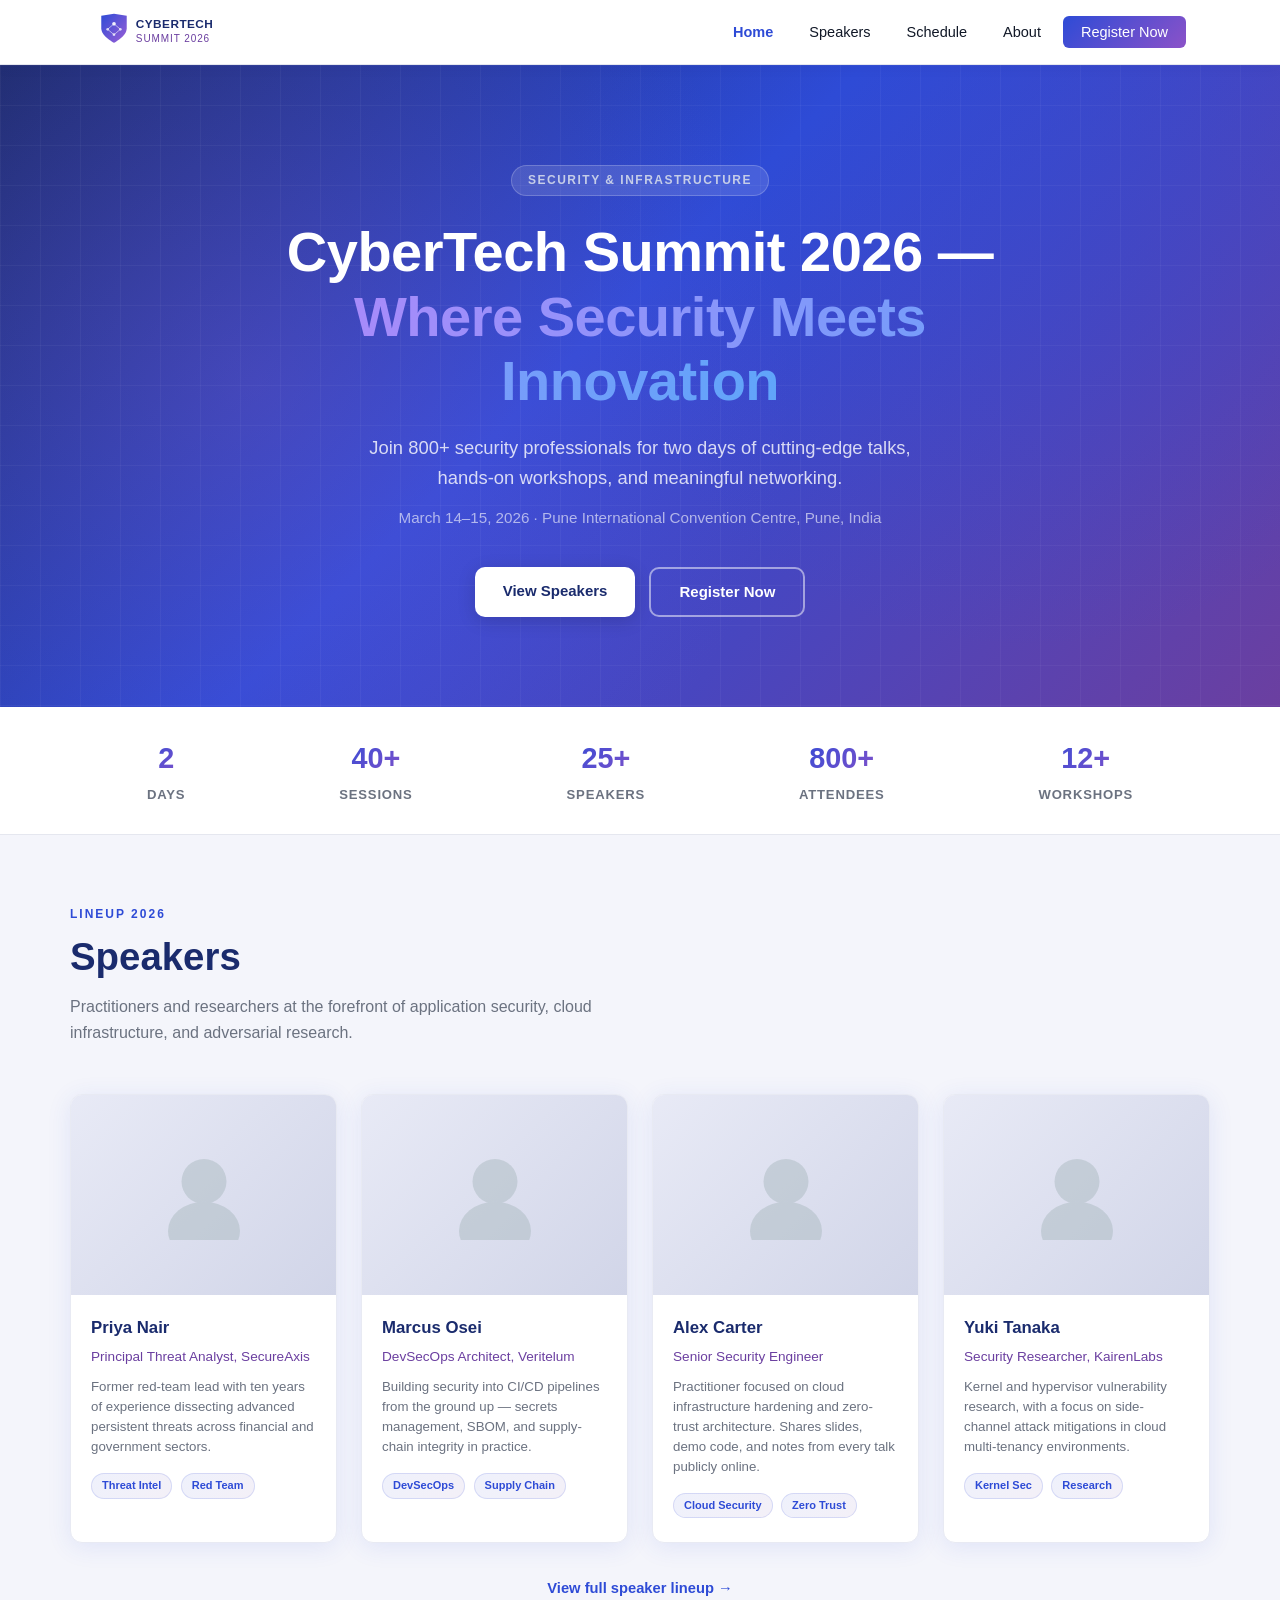
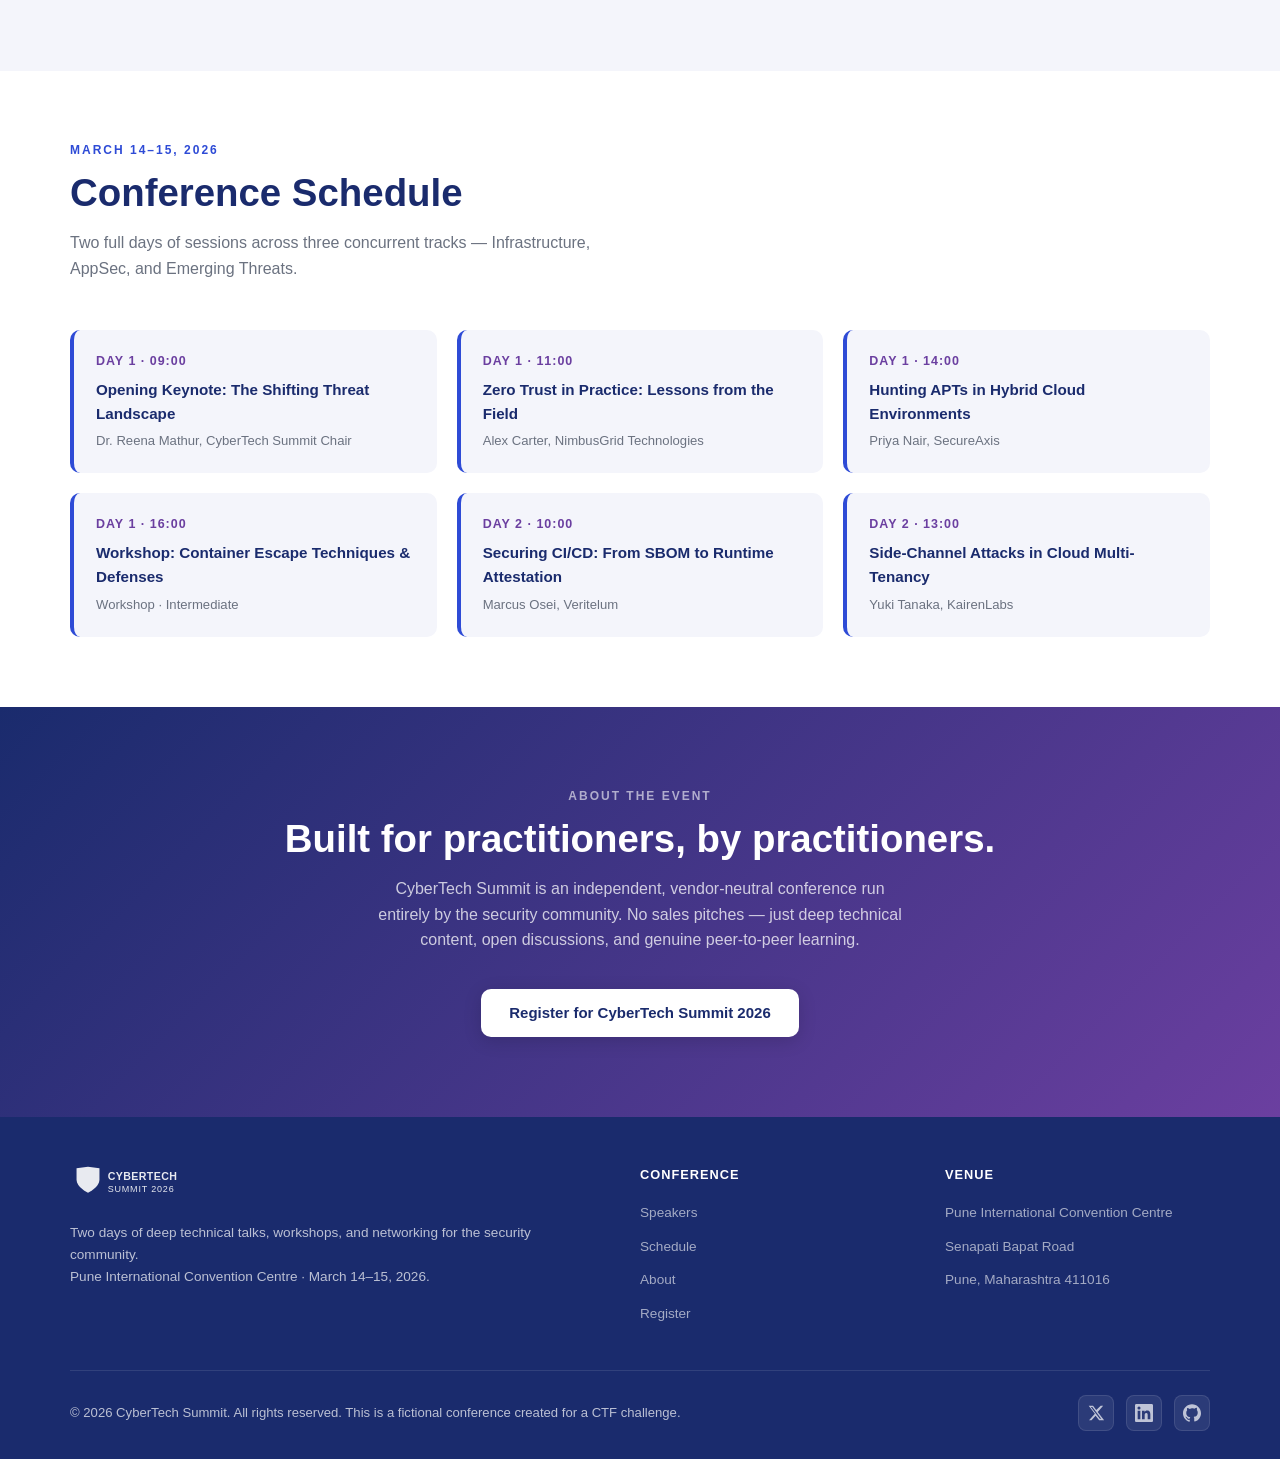
<file: index.html>
<!DOCTYPE html>
<html lang="en">
<head>
  <meta charset="UTF-8">
  <meta name="viewport" content="width=device-width, initial-scale=1.0">
  <title>CyberTech Summit 2026 — Official Conference Site</title>
  <meta name="description" content="CyberTech Summit 2026: two days of talks, workshops, and networking for security professionals.">

  <!-- Open Graph -->
  <meta property="og:type" content="website">
  <meta property="og:title" content="CyberTech Summit 2026 — Official Conference Site">
  <meta property="og:description" content="CyberTech Summit 2026: two days of talks, workshops, and networking for security professionals.">
  <meta property="og:image" content="assets/img/og-image.svg">
  <meta property="og:url" content="https://YOUR-DEPLOY-URL/">

  <!-- Twitter Card -->
  <meta name="twitter:card" content="summary_large_image">
  <meta name="twitter:title" content="CyberTech Summit 2026 — Official Conference Site">
  <meta name="twitter:description" content="CyberTech Summit 2026: two days of talks, workshops, and networking for security professionals.">
  <meta name="twitter:image" content="assets/img/og-image.svg">

  <!-- Favicon -->
  <link rel="icon" href="favicon.ico" type="image/x-icon">
  <link rel="icon" href="assets/img/favicon.svg" type="image/svg+xml">
  <link rel="apple-touch-icon" href="assets/img/favicon.svg">

  <link rel="stylesheet" href="assets/css/conference.css">
</head>
<body>

  <!-- Site refreshed for 2026 season — speaker bios pending final review -->

  <a href="#main-content" class="skip-link">Skip to main content</a>

  <!-- ============================================================
       HEADER / NAV
       ============================================================ -->
  <header class="site-header" role="banner">
    <div class="nav-inner">
      <a href="index.html" class="nav-logo" aria-label="CyberTech Summit 2026 — Home">
        <img src="assets/img/logo-cybertech-summit.svg" alt="CyberTech Summit 2026 logo" width="220" height="44">
      </a>

      <button
        class="nav-toggle"
        id="nav-toggle"
        aria-controls="nav-links"
        aria-expanded="false"
        aria-label="Open navigation"
      >
        <svg width="22" height="22" viewBox="0 0 22 22" fill="none" aria-hidden="true">
          <rect x="2" y="5" width="18" height="2" rx="1" fill="currentColor"/>
          <rect x="2" y="10" width="18" height="2" rx="1" fill="currentColor"/>
          <rect x="2" y="15" width="18" height="2" rx="1" fill="currentColor"/>
        </svg>
      </button>

      <nav aria-label="Main navigation">
        <ul class="nav-links" id="nav-links" role="list">
          <li><a href="index.html" class="active" aria-current="page">Home</a></li>
          <li><a href="speaker.html">Speakers</a></li>
          <li><a href="index.html#schedule">Schedule</a></li>
          <li><a href="index.html#about">About</a></li>
          <li><a href="index.html#register" class="nav-cta">Register Now</a></li>
        </ul>
      </nav>
    </div>
  </header>

  <!-- ============================================================
       MAIN CONTENT
       ============================================================ -->
  <main id="main-content">

    <!-- ---- HERO ---- -->
    <section class="hero" aria-labelledby="hero-heading">
      <div class="hero-inner">
        <span class="hero-badge" aria-label="Conference category">Security &amp; Infrastructure</span>
        <h1 id="hero-heading">
          CyberTech Summit 2026 —<br>
          <span>Where Security Meets Innovation</span>
        </h1>
        <p class="hero-sub">Join 800+ security professionals for two days of cutting-edge talks,<br>hands-on workshops, and meaningful networking.</p>
        <p class="hero-meta">March 14–15, 2026 · Pune International Convention Centre, Pune, India</p>
        <div class="hero-actions">
          <a href="index.html#speakers" class="btn-primary">View Speakers</a>
          <a href="index.html#register" class="btn-secondary">Register Now</a>
        </div>
      </div>
    </section>

    <!-- ---- STATS BAR ---- -->
    <div class="stats-bar" role="region" aria-label="Conference statistics">
      <div class="stats-inner">
        <div class="stat-item">
          <span class="stat-number">2</span>
          <span class="stat-label">Days</span>
        </div>
        <div class="stat-item">
          <span class="stat-number">40+</span>
          <span class="stat-label">Sessions</span>
        </div>
        <div class="stat-item">
          <span class="stat-number">25+</span>
          <span class="stat-label">Speakers</span>
        </div>
        <div class="stat-item">
          <span class="stat-number">800+</span>
          <span class="stat-label">Attendees</span>
        </div>
        <div class="stat-item">
          <span class="stat-number">12+</span>
          <span class="stat-label">Workshops</span>
        </div>
      </div>
    </div>

    <!-- ---- SPEAKERS ---- -->
    <section class="speakers-section" id="speakers" aria-labelledby="speakers-heading">
      <div class="section-inner">
        <p class="section-label">Lineup 2026</p>
        <h2 class="section-title" id="speakers-heading">Speakers</h2>
        <p class="section-desc">Practitioners and researchers at the forefront of application security, cloud infrastructure, and adversarial research.</p>

        <div class="speaker-cards" role="list">

          <!-- Speaker 1: Decorative -->
          <article class="speaker-card" role="listitem">
            <a href="speakers/priya-nair.html" aria-label="View Priya Nair speaker profile">
              <div class="speaker-avatar-placeholder" aria-hidden="true">
                <svg viewBox="0 0 80 80" fill="none" aria-hidden="true">
                  <circle cx="40" cy="28" r="20" fill="#b0bec5"/>
                  <ellipse cx="40" cy="72" rx="32" ry="26" fill="#b0bec5"/>
                </svg>
              </div>
              <div class="speaker-card-body">
                <h3 class="speaker-name">Priya Nair</h3>
                <p class="speaker-title">Principal Threat Analyst, SecureAxis</p>
                <p class="speaker-bio-snippet">Former red-team lead with ten years of experience dissecting advanced persistent threats across financial and government sectors.</p>
                <span class="speaker-tag">Threat Intel</span>
                <span class="speaker-tag">Red Team</span>
              </div>
            </a>
          </article>

          <!-- Speaker 2: Decorative -->
          <article class="speaker-card" role="listitem">
            <a href="speakers/marcus-osei.html" aria-label="View Marcus Osei speaker profile">
              <div class="speaker-avatar-placeholder" aria-hidden="true">
                <svg viewBox="0 0 80 80" fill="none" aria-hidden="true">
                  <circle cx="40" cy="28" r="20" fill="#b0bec5"/>
                  <ellipse cx="40" cy="72" rx="32" ry="26" fill="#b0bec5"/>
                </svg>
              </div>
              <div class="speaker-card-body">
                <h3 class="speaker-name">Marcus Osei</h3>
                <p class="speaker-title">DevSecOps Architect, Veritelum</p>
                <p class="speaker-bio-snippet">Building security into CI/CD pipelines from the ground up — secrets management, SBOM, and supply-chain integrity in practice.</p>
                <span class="speaker-tag">DevSecOps</span>
                <span class="speaker-tag">Supply Chain</span>
              </div>
            </a>
          </article>

          <!-- Speaker 3: Alex Carter — the trail starts here -->
          <article class="speaker-card" role="listitem">
            <a href="flyer.html" aria-label="View Alex Carter speaker profile">
              <div class="speaker-avatar-placeholder" aria-hidden="true">
                <svg viewBox="0 0 80 80" fill="none" aria-hidden="true">
                  <circle cx="40" cy="28" r="20" fill="#b0bec5"/>
                  <ellipse cx="40" cy="72" rx="32" ry="26" fill="#b0bec5"/>
                </svg>
              </div>
              <div class="speaker-card-body">
                <h3 class="speaker-name">Alex Carter</h3>
                <p class="speaker-title">Senior Security Engineer</p>
                <p class="speaker-bio-snippet">Practitioner focused on cloud infrastructure hardening and zero-trust architecture. Shares slides, demo code, and notes from every talk publicly online.</p>
                <span class="speaker-tag">Cloud Security</span>
                <span class="speaker-tag">Zero Trust</span>
              </div>
            </a>
          </article>

          <!-- Speaker 4: Decorative -->
          <article class="speaker-card" role="listitem">
            <a href="speakers/yuki-tanaka.html" aria-label="View Yuki Tanaka speaker profile">
              <div class="speaker-avatar-placeholder" aria-hidden="true">
                <svg viewBox="0 0 80 80" fill="none" aria-hidden="true">
                  <circle cx="40" cy="28" r="20" fill="#b0bec5"/>
                  <ellipse cx="40" cy="72" rx="32" ry="26" fill="#b0bec5"/>
                </svg>
              </div>
              <div class="speaker-card-body">
                <h3 class="speaker-name">Yuki Tanaka</h3>
                <p class="speaker-title">Security Researcher, KairenLabs</p>
                <p class="speaker-bio-snippet">Kernel and hypervisor vulnerability research, with a focus on side-channel attack mitigations in cloud multi-tenancy environments.</p>
                <span class="speaker-tag">Kernel Sec</span>
                <span class="speaker-tag">Research</span>
              </div>
            </a>
          </article>

        </div>

        <p style="margin-top:32px; text-align:center;">
          <a href="speaker.html" style="color:var(--blue-mid); font-weight:600; font-size:0.92rem; text-decoration:none;">
            View full speaker lineup →
          </a>
        </p>
      </div>
    </section>

    <!-- ---- SCHEDULE ---- -->
    <section class="agenda-section" id="schedule" aria-labelledby="schedule-heading">
      <div class="section-inner">
        <p class="section-label">March 14–15, 2026</p>
        <h2 class="section-title" id="schedule-heading">Conference Schedule</h2>
        <p class="section-desc">Two full days of sessions across three concurrent tracks — Infrastructure, AppSec, and Emerging Threats.</p>

        <div class="agenda-grid">
          <div class="agenda-item">
            <p class="agenda-time">Day 1 · 09:00</p>
            <p class="agenda-title">Opening Keynote: The Shifting Threat Landscape</p>
            <p class="agenda-speaker">Dr. Reena Mathur, CyberTech Summit Chair</p>
          </div>
          <div class="agenda-item">
            <p class="agenda-time">Day 1 · 11:00</p>
            <p class="agenda-title">Zero Trust in Practice: Lessons from the Field</p>
            <p class="agenda-speaker">Alex Carter, NimbusGrid Technologies</p>
          </div>
          <div class="agenda-item">
            <p class="agenda-time">Day 1 · 14:00</p>
            <p class="agenda-title">Hunting APTs in Hybrid Cloud Environments</p>
            <p class="agenda-speaker">Priya Nair, SecureAxis</p>
          </div>
          <div class="agenda-item">
            <p class="agenda-time">Day 1 · 16:00</p>
            <p class="agenda-title">Workshop: Container Escape Techniques &amp; Defenses</p>
            <p class="agenda-speaker">Workshop · Intermediate</p>
          </div>
          <div class="agenda-item">
            <p class="agenda-time">Day 2 · 10:00</p>
            <p class="agenda-title">Securing CI/CD: From SBOM to Runtime Attestation</p>
            <p class="agenda-speaker">Marcus Osei, Veritelum</p>
          </div>
          <div class="agenda-item">
            <p class="agenda-time">Day 2 · 13:00</p>
            <p class="agenda-title">Side-Channel Attacks in Cloud Multi-Tenancy</p>
            <p class="agenda-speaker">Yuki Tanaka, KairenLabs</p>
          </div>
        </div>
      </div>
    </section>

    <!-- ---- ABOUT / CTA ---- -->
    <section class="cta-section" id="about" aria-labelledby="about-heading">
      <div class="section-inner" style="text-align:center;">
        <p class="section-label" style="color:rgba(255,255,255,0.6);">About the Event</p>
        <h2 class="section-title" id="about-heading">Built for practitioners, by practitioners.</h2>
        <p class="section-desc">CyberTech Summit is an independent, vendor-neutral conference run entirely by the security community. No sales pitches — just deep technical content, open discussions, and genuine peer-to-peer learning.</p>
        <a href="index.html#register" class="btn-primary" id="register">Register for CyberTech Summit 2026</a>
      </div>
    </section>

  </main>

  <!-- ============================================================
       FOOTER
       ============================================================ -->
  <footer class="site-footer" role="contentinfo">
    <div class="footer-inner">
      <div class="footer-top">
        <div class="footer-brand">
          <img src="assets/img/logo-cybertech-summit.svg" alt="CyberTech Summit 2026" width="180" height="36">
          <p>Two days of deep technical talks, workshops, and networking for the security community.<br>
          Pune International Convention Centre · March 14–15, 2026.</p>
        </div>
        <div class="footer-col">
          <h4>Conference</h4>
          <ul>
            <li><a href="speaker.html">Speakers</a></li>
            <li><a href="index.html#schedule">Schedule</a></li>
            <li><a href="index.html#about">About</a></li>
            <li><a href="index.html#register">Register</a></li>
          </ul>
        </div>
        <div class="footer-col">
          <h4>Venue</h4>
          <ul>
            <li><a href="index.html">Pune International Convention Centre</a></li>
            <li><a href="index.html">Senapati Bapat Road</a></li>
            <li><a href="index.html">Pune, Maharashtra 411016</a></li>
          </ul>
        </div>
      </div>

      <div class="footer-bottom">
        <p class="footer-copyright">
          &copy; 2026 CyberTech Summit. All rights reserved. This is a fictional conference created for a CTF challenge.
        </p>
        <div class="footer-socials" aria-label="Social media links (decorative)">
          <!-- Twitter/X icon -->
          <span class="footer-social-icon" aria-hidden="true">
            <svg viewBox="0 0 24 24" aria-hidden="true">
              <path d="M18.244 2.25h3.308l-7.227 8.26 8.502 11.24H16.17l-4.714-6.231-5.401 6.231H2.744l7.73-8.835L2.25 2.25H8.08l4.253 5.622L18.244 2.25Zm-1.161 17.52h1.833L7.084 4.126H5.117L17.083 19.77Z"/>
            </svg>
          </span>
          <!-- LinkedIn icon -->
          <span class="footer-social-icon" aria-hidden="true">
            <svg viewBox="0 0 24 24" aria-hidden="true">
              <path d="M20.447 20.452h-3.554v-5.569c0-1.328-.027-3.037-1.852-3.037-1.853 0-2.136 1.445-2.136 2.939v5.667H9.351V9h3.414v1.561h.046c.477-.9 1.637-1.85 3.37-1.85 3.601 0 4.267 2.37 4.267 5.455v6.286zM5.337 7.433a2.062 2.062 0 0 1-2.063-2.065 2.064 2.064 0 1 1 2.063 2.065zm1.782 13.019H3.555V9h3.564v11.452zM22.225 0H1.771C.792 0 0 .774 0 1.729v20.542C0 23.227.792 24 1.771 24h20.451C23.2 24 24 23.227 24 22.271V1.729C24 .774 23.2 0 22.222 0h.003z"/>
            </svg>
          </span>
          <!-- GitHub icon -->
          <span class="footer-social-icon" aria-hidden="true">
            <svg viewBox="0 0 24 24" aria-hidden="true">
              <path d="M12 .297c-6.63 0-12 5.373-12 12 0 5.303 3.438 9.8 8.205 11.385.6.113.82-.258.82-.577 0-.285-.01-1.04-.015-2.04-3.338.724-4.042-1.61-4.042-1.61-.546-1.387-1.333-1.756-1.333-1.756-1.089-.745.083-.729.083-.729 1.205.084 1.839 1.237 1.839 1.237 1.07 1.834 2.807 1.304 3.492.997.107-.775.418-1.305.762-1.604-2.665-.305-5.467-1.334-5.467-5.931 0-1.311.469-2.381 1.236-3.221-.124-.303-.535-1.524.117-3.176 0 0 1.008-.322 3.301 1.23A11.509 11.509 0 0 1 12 5.803c1.02.005 2.047.138 3.006.404 2.291-1.552 3.297-1.23 3.297-1.23.653 1.653.242 2.874.118 3.176.77.84 1.235 1.911 1.235 3.221 0 4.609-2.807 5.624-5.479 5.921.43.372.823 1.102.823 2.222 0 1.606-.015 2.898-.015 3.293 0 .319.216.694.825.576C20.565 22.092 24 17.592 24 12.297c0-6.627-5.373-12-12-12"/>
            </svg>
          </span>
        </div>
      </div>
    </div>
  </footer>

  <script src="assets/js/main.js"></script>
</body>
</html>
</file>
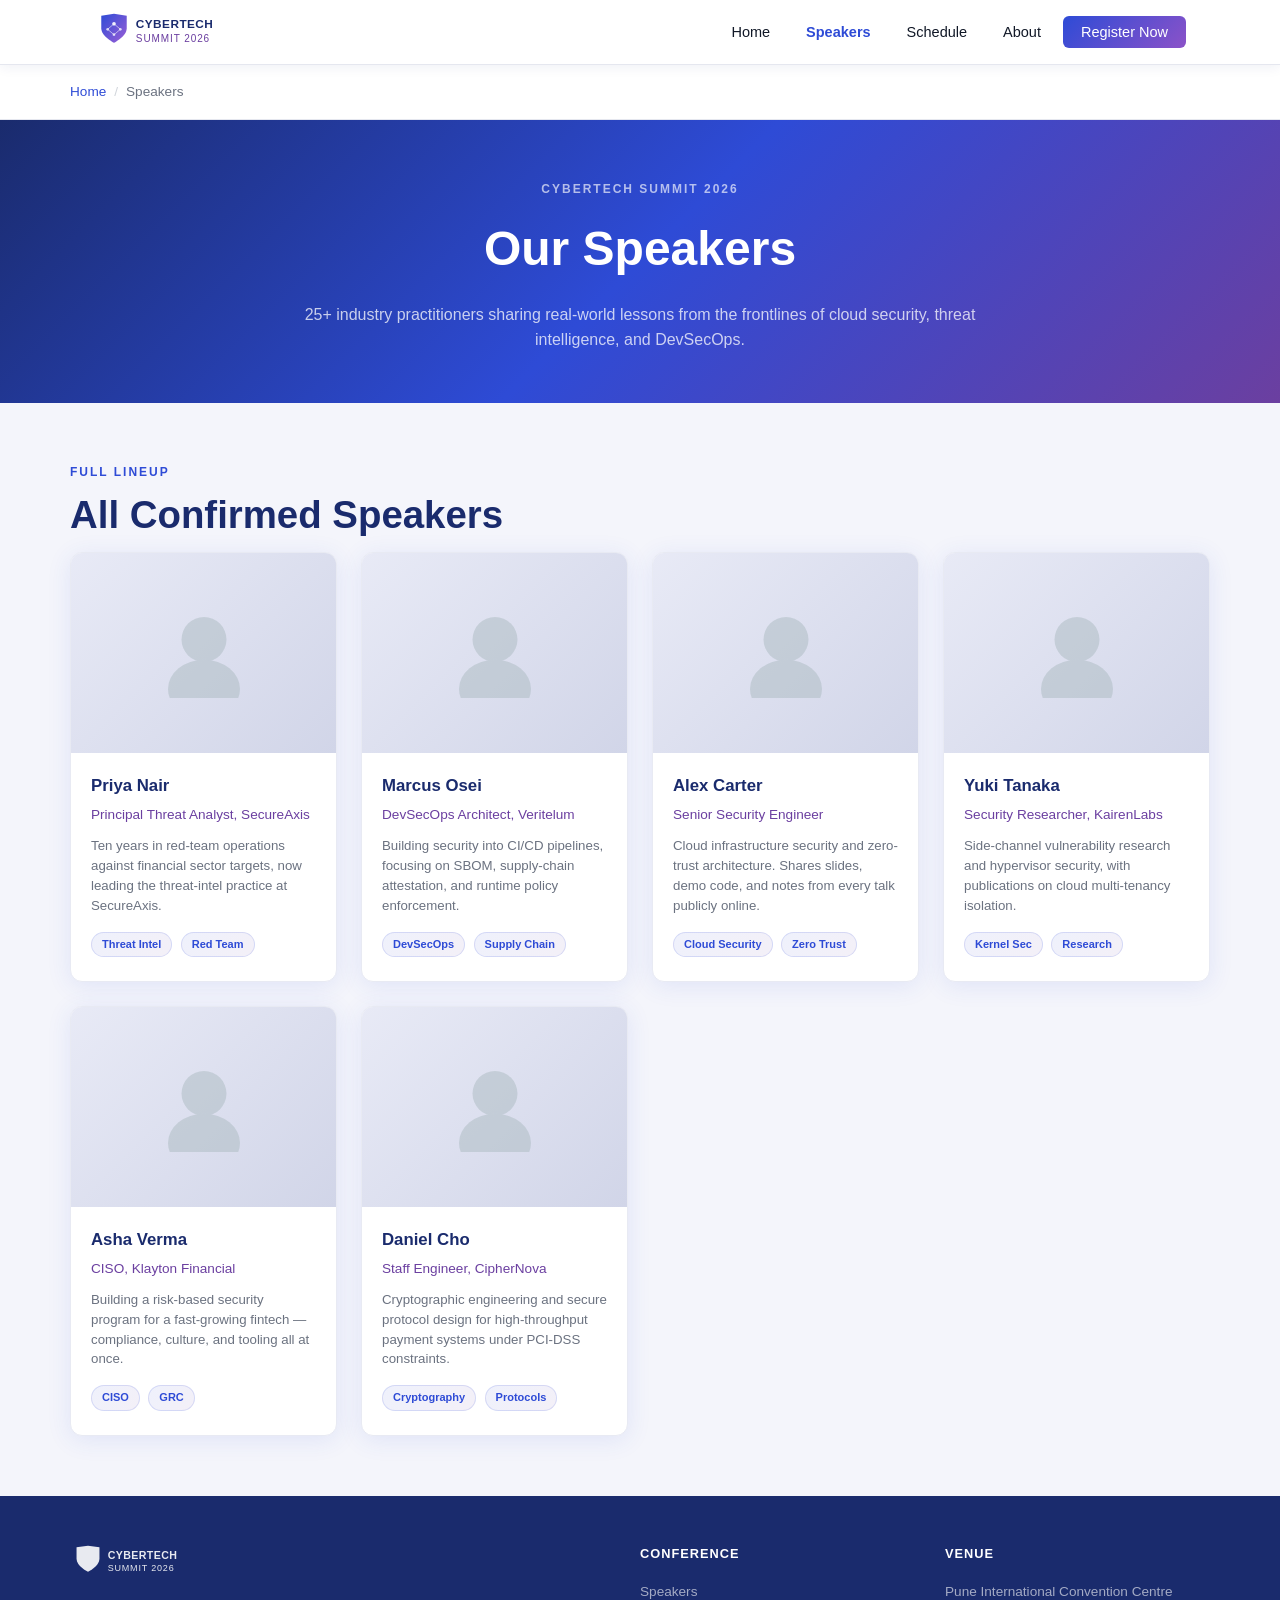
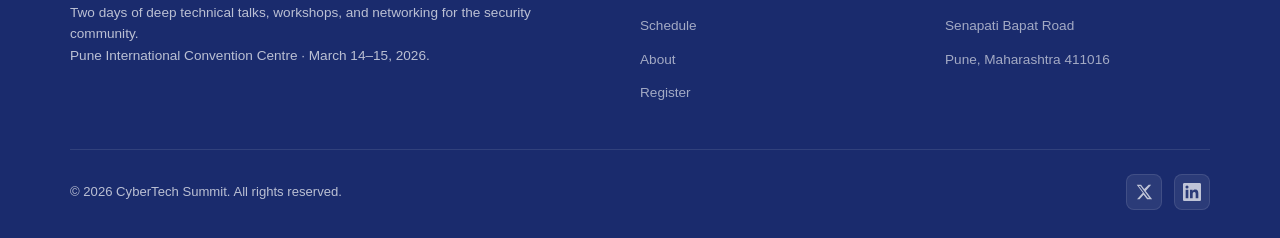
<file: speaker.html>
<!DOCTYPE html>
<html lang="en">
<head>
  <meta charset="UTF-8">
  <meta name="viewport" content="width=device-width, initial-scale=1.0">
  <title>Speakers — CyberTech Summit 2026</title>
  <meta name="description" content="Meet the speakers at CyberTech Summit 2026 — practitioners and researchers from across the security industry.">

  <!-- Open Graph -->
  <meta property="og:type" content="website">
  <meta property="og:title" content="Speakers — CyberTech Summit 2026">
  <meta property="og:description" content="Meet the speakers at CyberTech Summit 2026.">
  <meta property="og:image" content="assets/img/og-image.svg">
  <meta property="og:url" content="https://YOUR-DEPLOY-URL/speaker.html">

  <!-- Favicon -->
  <link rel="icon" href="favicon.ico" type="image/x-icon">
  <link rel="icon" href="assets/img/favicon.svg" type="image/svg+xml">

  <link rel="stylesheet" href="assets/css/conference.css">
</head>
<body>

  <a href="#main-content" class="skip-link">Skip to main content</a>

  <!-- ============================================================
       HEADER / NAV
       ============================================================ -->
  <header class="site-header" role="banner">
    <div class="nav-inner">
      <a href="index.html" class="nav-logo" aria-label="CyberTech Summit 2026 — Home">
        <img src="assets/img/logo-cybertech-summit.svg" alt="CyberTech Summit 2026 logo" width="220" height="44">
      </a>

      <button
        class="nav-toggle"
        id="nav-toggle"
        aria-controls="nav-links"
        aria-expanded="false"
        aria-label="Open navigation"
      >
        <svg width="22" height="22" viewBox="0 0 22 22" fill="none" aria-hidden="true">
          <rect x="2" y="5" width="18" height="2" rx="1" fill="currentColor"/>
          <rect x="2" y="10" width="18" height="2" rx="1" fill="currentColor"/>
          <rect x="2" y="15" width="18" height="2" rx="1" fill="currentColor"/>
        </svg>
      </button>

      <nav aria-label="Main navigation">
        <ul class="nav-links" id="nav-links" role="list">
          <li><a href="index.html">Home</a></li>
          <li><a href="speaker.html" class="active" aria-current="page">Speakers</a></li>
          <li><a href="index.html#schedule">Schedule</a></li>
          <li><a href="index.html#about">About</a></li>
          <li><a href="index.html#register" class="nav-cta">Register Now</a></li>
        </ul>
      </nav>
    </div>
  </header>

  <!-- ============================================================
       BREADCRUMB
       ============================================================ -->
  <nav class="breadcrumb" aria-label="Breadcrumb">
    <div class="breadcrumb-inner">
      <a href="index.html">Home</a>
      <span class="breadcrumb-sep" aria-hidden="true">/</span>
      <span aria-current="page">Speakers</span>
    </div>
  </nav>

  <!-- ============================================================
       MAIN CONTENT
       ============================================================ -->
  <main id="main-content">

    <!-- Hero banner for speakers page -->
    <section
      style="background:linear-gradient(135deg,#1a2b6d,#2e4bd6,#6b3fa0);color:#fff;padding:60px 24px 50px;text-align:center;"
      aria-labelledby="speakers-page-heading"
    >
      <div style="max-width:700px;margin:0 auto;">
        <p style="font-size:12px;font-weight:700;letter-spacing:2px;text-transform:uppercase;color:rgba(255,255,255,0.65);margin-bottom:12px;">CyberTech Summit 2026</p>
        <h1 id="speakers-page-heading" style="font-size:clamp(1.8rem,4vw,3rem);font-weight:800;margin-bottom:14px;">Our Speakers</h1>
        <p style="color:rgba(255,255,255,0.75);font-size:1rem;">25+ industry practitioners sharing real-world lessons from the frontlines of cloud security, threat intelligence, and DevSecOps.</p>
      </div>
    </section>

    <!-- Speaker grid -->
    <section style="padding:60px 24px;" aria-labelledby="lineup-heading">
      <div class="section-inner">
        <p class="section-label">Full Lineup</p>
        <h2 class="section-title" id="lineup-heading">All Confirmed Speakers</h2>

        <div class="speaker-cards" role="list">

          <!-- Priya Nair -->
          <article class="speaker-card" role="listitem">
            <a href="speakers/priya-nair.html" aria-label="View Priya Nair speaker profile">
              <div class="speaker-avatar-placeholder" aria-hidden="true">
                <svg viewBox="0 0 80 80" fill="none" aria-hidden="true">
                  <circle cx="40" cy="28" r="20" fill="#b0bec5"/>
                  <ellipse cx="40" cy="72" rx="32" ry="26" fill="#b0bec5"/>
                </svg>
              </div>
              <div class="speaker-card-body">
                <h3 class="speaker-name">Priya Nair</h3>
                <p class="speaker-title">Principal Threat Analyst, SecureAxis</p>
                <p class="speaker-bio-snippet">Ten years in red-team operations against financial sector targets, now leading the threat-intel practice at SecureAxis.</p>
                <span class="speaker-tag">Threat Intel</span>
                <span class="speaker-tag">Red Team</span>
              </div>
            </a>
          </article>

          <!-- Marcus Osei -->
          <article class="speaker-card" role="listitem">
            <a href="speakers/marcus-osei.html" aria-label="View Marcus Osei speaker profile">
              <div class="speaker-avatar-placeholder" aria-hidden="true">
                <svg viewBox="0 0 80 80" fill="none" aria-hidden="true">
                  <circle cx="40" cy="28" r="20" fill="#b0bec5"/>
                  <ellipse cx="40" cy="72" rx="32" ry="26" fill="#b0bec5"/>
                </svg>
              </div>
              <div class="speaker-card-body">
                <h3 class="speaker-name">Marcus Osei</h3>
                <p class="speaker-title">DevSecOps Architect, Veritelum</p>
                <p class="speaker-bio-snippet">Building security into CI/CD pipelines, focusing on SBOM, supply-chain attestation, and runtime policy enforcement.</p>
                <span class="speaker-tag">DevSecOps</span>
                <span class="speaker-tag">Supply Chain</span>
              </div>
            </a>
          </article>

          <!-- Alex Carter — links to flyer.html -->
          <article class="speaker-card" role="listitem">
            <a href="flyer.html" aria-label="View Alex Carter speaker profile and talk details">
              <div class="speaker-avatar-placeholder" aria-hidden="true">
                <svg viewBox="0 0 80 80" fill="none" aria-hidden="true">
                  <circle cx="40" cy="28" r="20" fill="#b0bec5"/>
                  <ellipse cx="40" cy="72" rx="32" ry="26" fill="#b0bec5"/>
                </svg>
              </div>
              <div class="speaker-card-body">
                <h3 class="speaker-name">Alex Carter</h3>
                <p class="speaker-title">Senior Security Engineer</p>
                <p class="speaker-bio-snippet">Cloud infrastructure security and zero-trust architecture. Shares slides, demo code, and notes from every talk publicly online.</p>
                <span class="speaker-tag">Cloud Security</span>
                <span class="speaker-tag">Zero Trust</span>
              </div>
            </a>
          </article>

          <!-- Yuki Tanaka -->
          <article class="speaker-card" role="listitem">
            <a href="speakers/yuki-tanaka.html" aria-label="View Yuki Tanaka speaker profile">
              <div class="speaker-avatar-placeholder" aria-hidden="true">
                <svg viewBox="0 0 80 80" fill="none" aria-hidden="true">
                  <circle cx="40" cy="28" r="20" fill="#b0bec5"/>
                  <ellipse cx="40" cy="72" rx="32" ry="26" fill="#b0bec5"/>
                </svg>
              </div>
              <div class="speaker-card-body">
                <h3 class="speaker-name">Yuki Tanaka</h3>
                <p class="speaker-title">Security Researcher, KairenLabs</p>
                <p class="speaker-bio-snippet">Side-channel vulnerability research and hypervisor security, with publications on cloud multi-tenancy isolation.</p>
                <span class="speaker-tag">Kernel Sec</span>
                <span class="speaker-tag">Research</span>
              </div>
            </a>
          </article>

          <!-- Asha Verma -->
          <article class="speaker-card" role="listitem">
            <a href="speakers/asha-verma.html" aria-label="View Asha Verma speaker profile">
              <div class="speaker-avatar-placeholder" aria-hidden="true">
                <svg viewBox="0 0 80 80" fill="none" aria-hidden="true">
                  <circle cx="40" cy="28" r="20" fill="#b0bec5"/>
                  <ellipse cx="40" cy="72" rx="32" ry="26" fill="#b0bec5"/>
                </svg>
              </div>
              <div class="speaker-card-body">
                <h3 class="speaker-name">Asha Verma</h3>
                <p class="speaker-title">CISO, Klayton Financial</p>
                <p class="speaker-bio-snippet">Building a risk-based security program for a fast-growing fintech — compliance, culture, and tooling all at once.</p>
                <span class="speaker-tag">CISO</span>
                <span class="speaker-tag">GRC</span>
              </div>
            </a>
          </article>

          <!-- Daniel Cho -->
          <article class="speaker-card" role="listitem">
            <a href="speakers/daniel-cho.html" aria-label="View Daniel Cho speaker profile">
              <div class="speaker-avatar-placeholder" aria-hidden="true">
                <svg viewBox="0 0 80 80" fill="none" aria-hidden="true">
                  <circle cx="40" cy="28" r="20" fill="#b0bec5"/>
                  <ellipse cx="40" cy="72" rx="32" ry="26" fill="#b0bec5"/>
                </svg>
              </div>
              <div class="speaker-card-body">
                <h3 class="speaker-name">Daniel Cho</h3>
                <p class="speaker-title">Staff Engineer, CipherNova</p>
                <p class="speaker-bio-snippet">Cryptographic engineering and secure protocol design for high-throughput payment systems under PCI-DSS constraints.</p>
                <span class="speaker-tag">Cryptography</span>
                <span class="speaker-tag">Protocols</span>
              </div>
            </a>
          </article>

        </div>
      </div>
    </section>

  </main>

  <!-- ============================================================
       FOOTER
       ============================================================ -->
  <footer class="site-footer" role="contentinfo">
    <div class="footer-inner">
      <div class="footer-top">
        <div class="footer-brand">
          <img src="assets/img/logo-cybertech-summit.svg" alt="CyberTech Summit 2026" width="180" height="36">
          <p>Two days of deep technical talks, workshops, and networking for the security community.<br>
          Pune International Convention Centre · March 14–15, 2026.</p>
        </div>
        <div class="footer-col">
          <h4>Conference</h4>
          <ul>
            <li><a href="speaker.html">Speakers</a></li>
            <li><a href="index.html#schedule">Schedule</a></li>
            <li><a href="index.html#about">About</a></li>
            <li><a href="index.html#register">Register</a></li>
          </ul>
        </div>
        <div class="footer-col">
          <h4>Venue</h4>
          <ul>
            <li><a href="index.html">Pune International Convention Centre</a></li>
            <li><a href="index.html">Senapati Bapat Road</a></li>
            <li><a href="index.html">Pune, Maharashtra 411016</a></li>
          </ul>
        </div>
      </div>
      <div class="footer-bottom">
        <p class="footer-copyright">&copy; 2026 CyberTech Summit. All rights reserved.</p>
        <div class="footer-socials" aria-hidden="true">
          <span class="footer-social-icon"><svg viewBox="0 0 24 24" aria-hidden="true"><path d="M18.244 2.25h3.308l-7.227 8.26 8.502 11.24H16.17l-4.714-6.231-5.401 6.231H2.744l7.73-8.835L2.25 2.25H8.08l4.253 5.622L18.244 2.25Zm-1.161 17.52h1.833L7.084 4.126H5.117L17.083 19.77Z"/></svg></span>
          <span class="footer-social-icon"><svg viewBox="0 0 24 24" aria-hidden="true"><path d="M20.447 20.452h-3.554v-5.569c0-1.328-.027-3.037-1.852-3.037-1.853 0-2.136 1.445-2.136 2.939v5.667H9.351V9h3.414v1.561h.046c.477-.9 1.637-1.85 3.37-1.85 3.601 0 4.267 2.37 4.267 5.455v6.286zM5.337 7.433a2.062 2.062 0 0 1-2.063-2.065 2.064 2.064 0 1 1 2.063 2.065zm1.782 13.019H3.555V9h3.564v11.452zM22.225 0H1.771C.792 0 0 .774 0 1.729v20.542C0 23.227.792 24 1.771 24h20.451C23.2 24 24 23.227 24 22.271V1.729C24 .774 23.2 0 22.222 0h.003z"/></svg></span>
        </div>
      </div>
    </div>
  </footer>

  <script src="assets/js/main.js"></script>
</body>
</html>
</file>
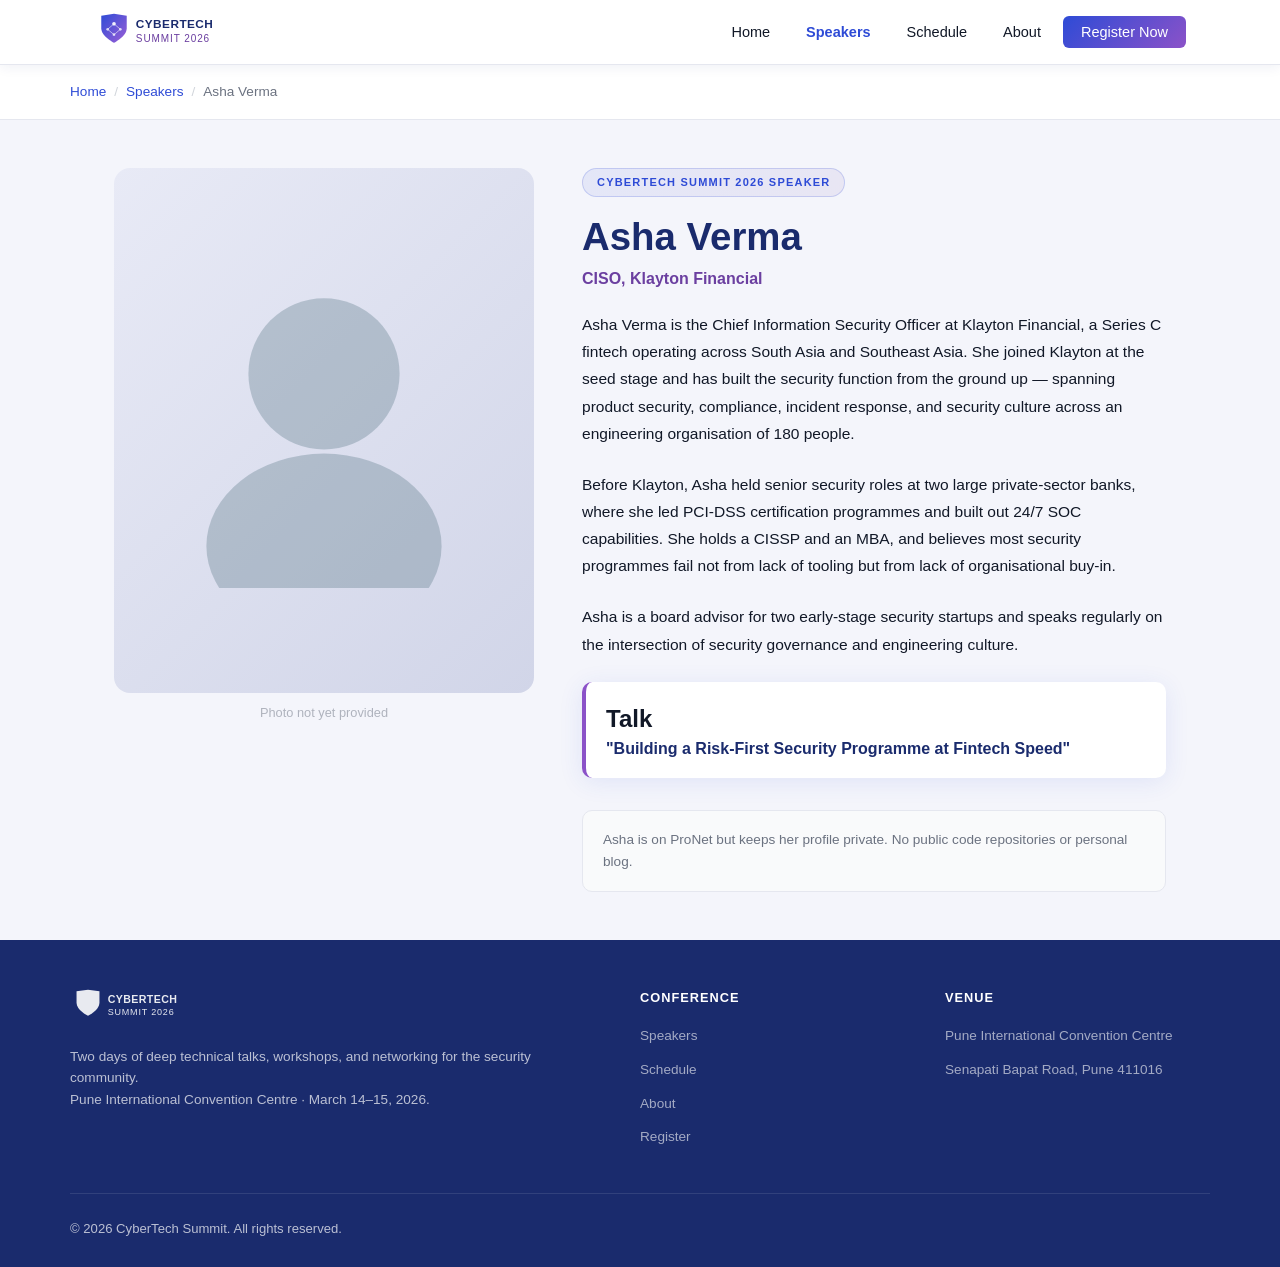
<file: speakers/asha-verma.html>
<!DOCTYPE html>
<html lang="en">
<head>
  <meta charset="UTF-8">
  <meta name="viewport" content="width=device-width, initial-scale=1.0">
  <title>Asha Verma — CyberTech Summit 2026 Speaker</title>
  <meta name="description" content="Asha Verma speaks at CyberTech Summit 2026. CISO at Klayton Financial.">
  <link rel="icon" href="../assets/img/favicon.svg" type="image/svg+xml">
  <link rel="stylesheet" href="../assets/css/conference.css">
</head>
<body>

  <a href="#main-content" class="skip-link">Skip to main content</a>

  <header class="site-header" role="banner">
    <div class="nav-inner">
      <a href="../index.html" class="nav-logo" aria-label="CyberTech Summit 2026 — Home">
        <img src="../assets/img/logo-cybertech-summit.svg" alt="CyberTech Summit 2026 logo" width="220" height="44">
      </a>
      <button class="nav-toggle" id="nav-toggle" aria-controls="nav-links" aria-expanded="false" aria-label="Open navigation">
        <svg width="22" height="22" viewBox="0 0 22 22" fill="none" aria-hidden="true">
          <rect x="2" y="5" width="18" height="2" rx="1" fill="currentColor"/>
          <rect x="2" y="10" width="18" height="2" rx="1" fill="currentColor"/>
          <rect x="2" y="15" width="18" height="2" rx="1" fill="currentColor"/>
        </svg>
      </button>
      <nav aria-label="Main navigation">
        <ul class="nav-links" id="nav-links" role="list">
          <li><a href="../index.html">Home</a></li>
          <li><a href="../speaker.html" class="active" aria-current="page">Speakers</a></li>
          <li><a href="../index.html#schedule">Schedule</a></li>
          <li><a href="../index.html#about">About</a></li>
          <li><a href="../index.html#register" class="nav-cta">Register Now</a></li>
        </ul>
      </nav>
    </div>
  </header>

  <nav class="breadcrumb" aria-label="Breadcrumb">
    <div class="breadcrumb-inner">
      <a href="../index.html">Home</a>
      <span class="breadcrumb-sep" aria-hidden="true">/</span>
      <a href="../speaker.html">Speakers</a>
      <span class="breadcrumb-sep" aria-hidden="true">/</span>
      <span aria-current="page">Asha Verma</span>
    </div>
  </nav>

  <main id="main-content">
    <div class="bio-section">

      <div class="bio-photo-wrap">
        <div style="width:100%;border-radius:16px;overflow:hidden;background:linear-gradient(135deg,#e8eaf6,#d1d5e8);aspect-ratio:4/5;display:flex;align-items:center;justify-content:center;">
          <svg viewBox="0 0 120 150" fill="none" style="width:60%;opacity:0.35;">
            <circle cx="60" cy="48" r="36" fill="#607d8b"/>
            <ellipse cx="60" cy="130" rx="56" ry="44" fill="#607d8b"/>
          </svg>
        </div>
        <p class="photo-zoom-hint" style="opacity:0.5;">Photo not yet provided</p>
      </div>

      <div class="bio-content">
        <span class="bio-talk-badge">CyberTech Summit 2026 Speaker</span>
        <h1 class="bio-name">Asha Verma</h1>
        <p class="bio-role">CISO, Klayton Financial</p>

        <p class="bio-text">
          Asha Verma is the Chief Information Security Officer at Klayton Financial, a Series C fintech
          operating across South Asia and Southeast Asia. She joined Klayton at the seed stage and has
          built the security function from the ground up — spanning product security, compliance, incident
          response, and security culture across an engineering organisation of 180 people.
        </p>
        <p class="bio-text">
          Before Klayton, Asha held senior security roles at two large private-sector banks, where she
          led PCI-DSS certification programmes and built out 24/7 SOC capabilities. She holds a CISSP
          and an MBA, and believes most security programmes fail not from lack of tooling but from lack
          of organisational buy-in.
        </p>
        <p class="bio-text">
          Asha is a board advisor for two early-stage security startups and speaks regularly on the
          intersection of security governance and engineering culture.
        </p>

        <div class="bio-talk-title" role="region" aria-label="Talk details">
          <h2>Talk</h2>
          <p>"Building a Risk-First Security Programme at Fintech Speed"</p>
        </div>

        <div style="margin-top:20px;background:#f9fafb;border:1px solid #e5e7ef;border-radius:10px;padding:18px 20px;">
          <p style="font-size:0.85rem;color:#6b7280;line-height:1.6;">
            Asha is on ProNet but keeps her profile private. No public code repositories or personal blog.
          </p>
        </div>
      </div>
    </div>
  </main>

  <footer class="site-footer" role="contentinfo">
    <div class="footer-inner">
      <div class="footer-top">
        <div class="footer-brand">
          <img src="../assets/img/logo-cybertech-summit.svg" alt="CyberTech Summit 2026" width="180" height="36">
          <p>Two days of deep technical talks, workshops, and networking for the security community.<br>
          Pune International Convention Centre · March 14–15, 2026.</p>
        </div>
        <div class="footer-col">
          <h4>Conference</h4>
          <ul>
            <li><a href="../speaker.html">Speakers</a></li>
            <li><a href="../index.html#schedule">Schedule</a></li>
            <li><a href="../index.html#about">About</a></li>
            <li><a href="../index.html#register">Register</a></li>
          </ul>
        </div>
        <div class="footer-col">
          <h4>Venue</h4>
          <ul>
            <li><a href="../index.html">Pune International Convention Centre</a></li>
            <li><a href="../index.html">Senapati Bapat Road, Pune 411016</a></li>
          </ul>
        </div>
      </div>
      <div class="footer-bottom">
        <p class="footer-copyright">&copy; 2026 CyberTech Summit. All rights reserved.</p>
      </div>
    </div>
  </footer>

  <script src="../assets/js/main.js"></script>
</body>
</html>
</file>
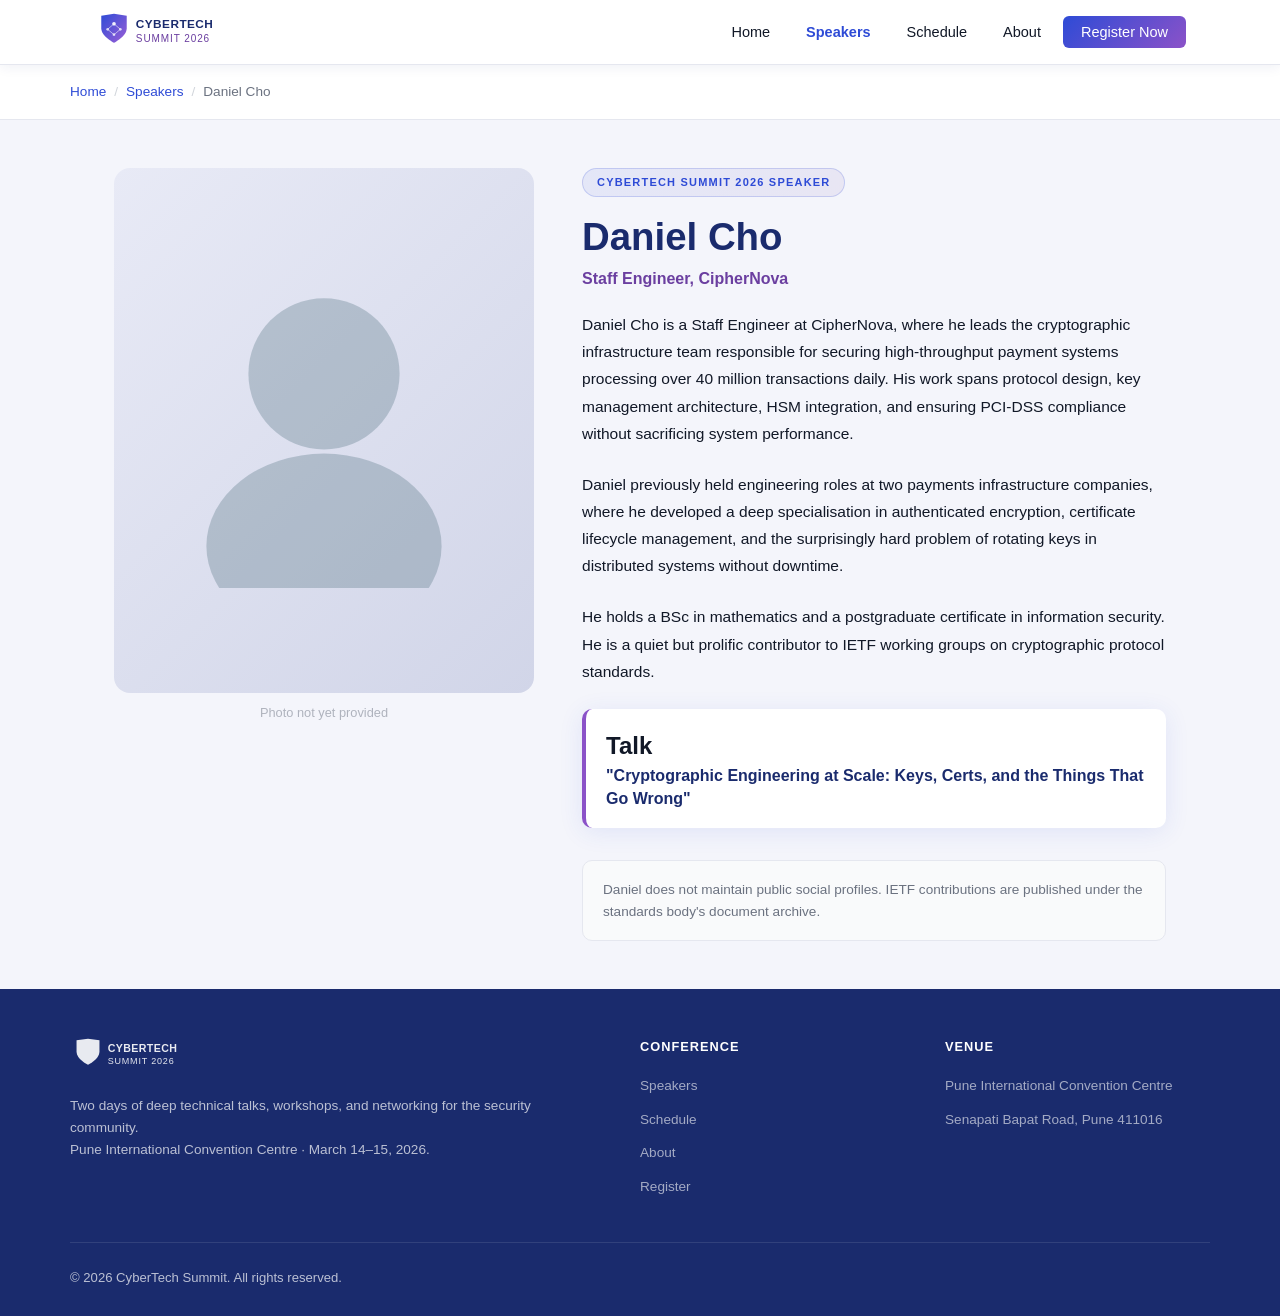
<file: speakers/daniel-cho.html>
<!DOCTYPE html>
<html lang="en">
<head>
  <meta charset="UTF-8">
  <meta name="viewport" content="width=device-width, initial-scale=1.0">
  <title>Daniel Cho — CyberTech Summit 2026 Speaker</title>
  <meta name="description" content="Daniel Cho speaks at CyberTech Summit 2026. Staff Engineer at CipherNova.">
  <link rel="icon" href="../assets/img/favicon.svg" type="image/svg+xml">
  <link rel="stylesheet" href="../assets/css/conference.css">
</head>
<body>

  <a href="#main-content" class="skip-link">Skip to main content</a>

  <header class="site-header" role="banner">
    <div class="nav-inner">
      <a href="../index.html" class="nav-logo" aria-label="CyberTech Summit 2026 — Home">
        <img src="../assets/img/logo-cybertech-summit.svg" alt="CyberTech Summit 2026 logo" width="220" height="44">
      </a>
      <button class="nav-toggle" id="nav-toggle" aria-controls="nav-links" aria-expanded="false" aria-label="Open navigation">
        <svg width="22" height="22" viewBox="0 0 22 22" fill="none" aria-hidden="true">
          <rect x="2" y="5" width="18" height="2" rx="1" fill="currentColor"/>
          <rect x="2" y="10" width="18" height="2" rx="1" fill="currentColor"/>
          <rect x="2" y="15" width="18" height="2" rx="1" fill="currentColor"/>
        </svg>
      </button>
      <nav aria-label="Main navigation">
        <ul class="nav-links" id="nav-links" role="list">
          <li><a href="../index.html">Home</a></li>
          <li><a href="../speaker.html" class="active" aria-current="page">Speakers</a></li>
          <li><a href="../index.html#schedule">Schedule</a></li>
          <li><a href="../index.html#about">About</a></li>
          <li><a href="../index.html#register" class="nav-cta">Register Now</a></li>
        </ul>
      </nav>
    </div>
  </header>

  <nav class="breadcrumb" aria-label="Breadcrumb">
    <div class="breadcrumb-inner">
      <a href="../index.html">Home</a>
      <span class="breadcrumb-sep" aria-hidden="true">/</span>
      <a href="../speaker.html">Speakers</a>
      <span class="breadcrumb-sep" aria-hidden="true">/</span>
      <span aria-current="page">Daniel Cho</span>
    </div>
  </nav>

  <main id="main-content">
    <div class="bio-section">

      <div class="bio-photo-wrap">
        <div style="width:100%;border-radius:16px;overflow:hidden;background:linear-gradient(135deg,#e8eaf6,#d1d5e8);aspect-ratio:4/5;display:flex;align-items:center;justify-content:center;">
          <svg viewBox="0 0 120 150" fill="none" style="width:60%;opacity:0.35;">
            <circle cx="60" cy="48" r="36" fill="#607d8b"/>
            <ellipse cx="60" cy="130" rx="56" ry="44" fill="#607d8b"/>
          </svg>
        </div>
        <p class="photo-zoom-hint" style="opacity:0.5;">Photo not yet provided</p>
      </div>

      <div class="bio-content">
        <span class="bio-talk-badge">CyberTech Summit 2026 Speaker</span>
        <h1 class="bio-name">Daniel Cho</h1>
        <p class="bio-role">Staff Engineer, CipherNova</p>

        <p class="bio-text">
          Daniel Cho is a Staff Engineer at CipherNova, where he leads the cryptographic infrastructure
          team responsible for securing high-throughput payment systems processing over 40 million
          transactions daily. His work spans protocol design, key management architecture, HSM
          integration, and ensuring PCI-DSS compliance without sacrificing system performance.
        </p>
        <p class="bio-text">
          Daniel previously held engineering roles at two payments infrastructure companies, where he
          developed a deep specialisation in authenticated encryption, certificate lifecycle management,
          and the surprisingly hard problem of rotating keys in distributed systems without downtime.
        </p>
        <p class="bio-text">
          He holds a BSc in mathematics and a postgraduate certificate in information security. He is
          a quiet but prolific contributor to IETF working groups on cryptographic protocol standards.
        </p>

        <div class="bio-talk-title" role="region" aria-label="Talk details">
          <h2>Talk</h2>
          <p>"Cryptographic Engineering at Scale: Keys, Certs, and the Things That Go Wrong"</p>
        </div>

        <div style="margin-top:20px;background:#f9fafb;border:1px solid #e5e7ef;border-radius:10px;padding:18px 20px;">
          <p style="font-size:0.85rem;color:#6b7280;line-height:1.6;">
            Daniel does not maintain public social profiles. IETF contributions are published under the
            standards body's document archive.
          </p>
        </div>
      </div>
    </div>
  </main>

  <footer class="site-footer" role="contentinfo">
    <div class="footer-inner">
      <div class="footer-top">
        <div class="footer-brand">
          <img src="../assets/img/logo-cybertech-summit.svg" alt="CyberTech Summit 2026" width="180" height="36">
          <p>Two days of deep technical talks, workshops, and networking for the security community.<br>
          Pune International Convention Centre · March 14–15, 2026.</p>
        </div>
        <div class="footer-col">
          <h4>Conference</h4>
          <ul>
            <li><a href="../speaker.html">Speakers</a></li>
            <li><a href="../index.html#schedule">Schedule</a></li>
            <li><a href="../index.html#about">About</a></li>
            <li><a href="../index.html#register">Register</a></li>
          </ul>
        </div>
        <div class="footer-col">
          <h4>Venue</h4>
          <ul>
            <li><a href="../index.html">Pune International Convention Centre</a></li>
            <li><a href="../index.html">Senapati Bapat Road, Pune 411016</a></li>
          </ul>
        </div>
      </div>
      <div class="footer-bottom">
        <p class="footer-copyright">&copy; 2026 CyberTech Summit. All rights reserved.</p>
      </div>
    </div>
  </footer>

  <script src="../assets/js/main.js"></script>
</body>
</html>
</file>
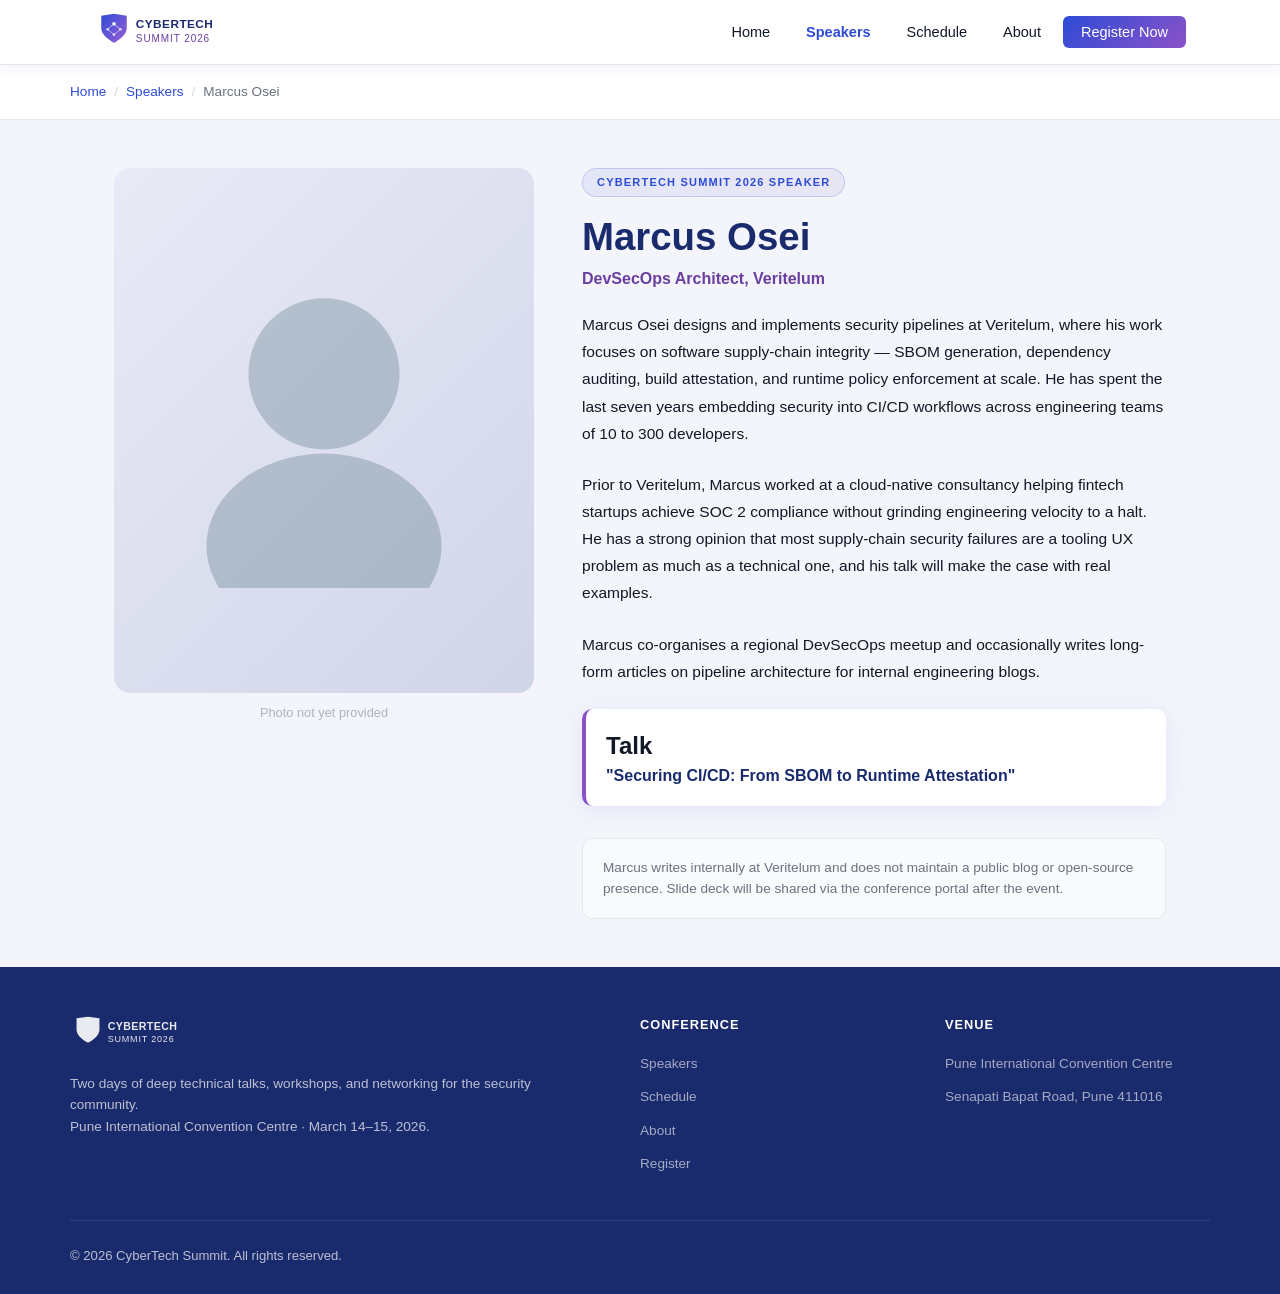
<file: speakers/marcus-osei.html>
<!DOCTYPE html>
<html lang="en">
<head>
  <meta charset="UTF-8">
  <meta name="viewport" content="width=device-width, initial-scale=1.0">
  <title>Marcus Osei — CyberTech Summit 2026 Speaker</title>
  <meta name="description" content="Marcus Osei presents 'Securing CI/CD: From SBOM to Runtime Attestation' at CyberTech Summit 2026. DevSecOps Architect at Veritelum.">
  <link rel="icon" href="../assets/img/favicon.svg" type="image/svg+xml">
  <link rel="stylesheet" href="../assets/css/conference.css">
</head>
<body>

  <a href="#main-content" class="skip-link">Skip to main content</a>

  <header class="site-header" role="banner">
    <div class="nav-inner">
      <a href="../index.html" class="nav-logo" aria-label="CyberTech Summit 2026 — Home">
        <img src="../assets/img/logo-cybertech-summit.svg" alt="CyberTech Summit 2026 logo" width="220" height="44">
      </a>
      <button class="nav-toggle" id="nav-toggle" aria-controls="nav-links" aria-expanded="false" aria-label="Open navigation">
        <svg width="22" height="22" viewBox="0 0 22 22" fill="none" aria-hidden="true">
          <rect x="2" y="5" width="18" height="2" rx="1" fill="currentColor"/>
          <rect x="2" y="10" width="18" height="2" rx="1" fill="currentColor"/>
          <rect x="2" y="15" width="18" height="2" rx="1" fill="currentColor"/>
        </svg>
      </button>
      <nav aria-label="Main navigation">
        <ul class="nav-links" id="nav-links" role="list">
          <li><a href="../index.html">Home</a></li>
          <li><a href="../speaker.html" class="active" aria-current="page">Speakers</a></li>
          <li><a href="../index.html#schedule">Schedule</a></li>
          <li><a href="../index.html#about">About</a></li>
          <li><a href="../index.html#register" class="nav-cta">Register Now</a></li>
        </ul>
      </nav>
    </div>
  </header>

  <nav class="breadcrumb" aria-label="Breadcrumb">
    <div class="breadcrumb-inner">
      <a href="../index.html">Home</a>
      <span class="breadcrumb-sep" aria-hidden="true">/</span>
      <a href="../speaker.html">Speakers</a>
      <span class="breadcrumb-sep" aria-hidden="true">/</span>
      <span aria-current="page">Marcus Osei</span>
    </div>
  </nav>

  <main id="main-content">
    <div class="bio-section">

      <!-- Photo column -->
      <div class="bio-photo-wrap">
        <div style="width:100%;border-radius:16px;overflow:hidden;background:linear-gradient(135deg,#e8eaf6,#d1d5e8);aspect-ratio:4/5;display:flex;align-items:center;justify-content:center;">
          <svg viewBox="0 0 120 150" fill="none" style="width:60%;opacity:0.35;">
            <circle cx="60" cy="48" r="36" fill="#607d8b"/>
            <ellipse cx="60" cy="130" rx="56" ry="44" fill="#607d8b"/>
          </svg>
        </div>
        <p class="photo-zoom-hint" style="opacity:0.5;">Photo not yet provided</p>
      </div>

      <!-- Bio column -->
      <div class="bio-content">
        <span class="bio-talk-badge">CyberTech Summit 2026 Speaker</span>

        <h1 class="bio-name">Marcus Osei</h1>
        <p class="bio-role">DevSecOps Architect, Veritelum</p>

        <p class="bio-text">
          Marcus Osei designs and implements security pipelines at Veritelum, where his work focuses on
          software supply-chain integrity — SBOM generation, dependency auditing, build attestation, and
          runtime policy enforcement at scale. He has spent the last seven years embedding security into
          CI/CD workflows across engineering teams of 10 to 300 developers.
        </p>

        <p class="bio-text">
          Prior to Veritelum, Marcus worked at a cloud-native consultancy helping fintech startups achieve
          SOC 2 compliance without grinding engineering velocity to a halt. He has a strong opinion that
          most supply-chain security failures are a tooling UX problem as much as a technical one, and
          his talk will make the case with real examples.
        </p>

        <p class="bio-text">
          Marcus co-organises a regional DevSecOps meetup and occasionally writes long-form articles on
          pipeline architecture for internal engineering blogs.
        </p>

        <div class="bio-talk-title" role="region" aria-label="Talk details">
          <h2>Talk</h2>
          <p>"Securing CI/CD: From SBOM to Runtime Attestation"</p>
        </div>

        <div style="margin-top:20px;background:#f9fafb;border:1px solid #e5e7ef;border-radius:10px;padding:18px 20px;">
          <p style="font-size:0.85rem;color:#6b7280;line-height:1.6;">
            Marcus writes internally at Veritelum and does not maintain a public blog or open-source presence.
            Slide deck will be shared via the conference portal after the event.
          </p>
        </div>

      </div>
    </div>
  </main>

  <footer class="site-footer" role="contentinfo">
    <div class="footer-inner">
      <div class="footer-top">
        <div class="footer-brand">
          <img src="../assets/img/logo-cybertech-summit.svg" alt="CyberTech Summit 2026" width="180" height="36">
          <p>Two days of deep technical talks, workshops, and networking for the security community.<br>
          Pune International Convention Centre · March 14–15, 2026.</p>
        </div>
        <div class="footer-col">
          <h4>Conference</h4>
          <ul>
            <li><a href="../speaker.html">Speakers</a></li>
            <li><a href="../index.html#schedule">Schedule</a></li>
            <li><a href="../index.html#about">About</a></li>
            <li><a href="../index.html#register">Register</a></li>
          </ul>
        </div>
        <div class="footer-col">
          <h4>Venue</h4>
          <ul>
            <li><a href="../index.html">Pune International Convention Centre</a></li>
            <li><a href="../index.html">Senapati Bapat Road, Pune 411016</a></li>
          </ul>
        </div>
      </div>
      <div class="footer-bottom">
        <p class="footer-copyright">&copy; 2026 CyberTech Summit. All rights reserved.</p>
      </div>
    </div>
  </footer>

  <script src="../assets/js/main.js"></script>
</body>
</html>
</file>
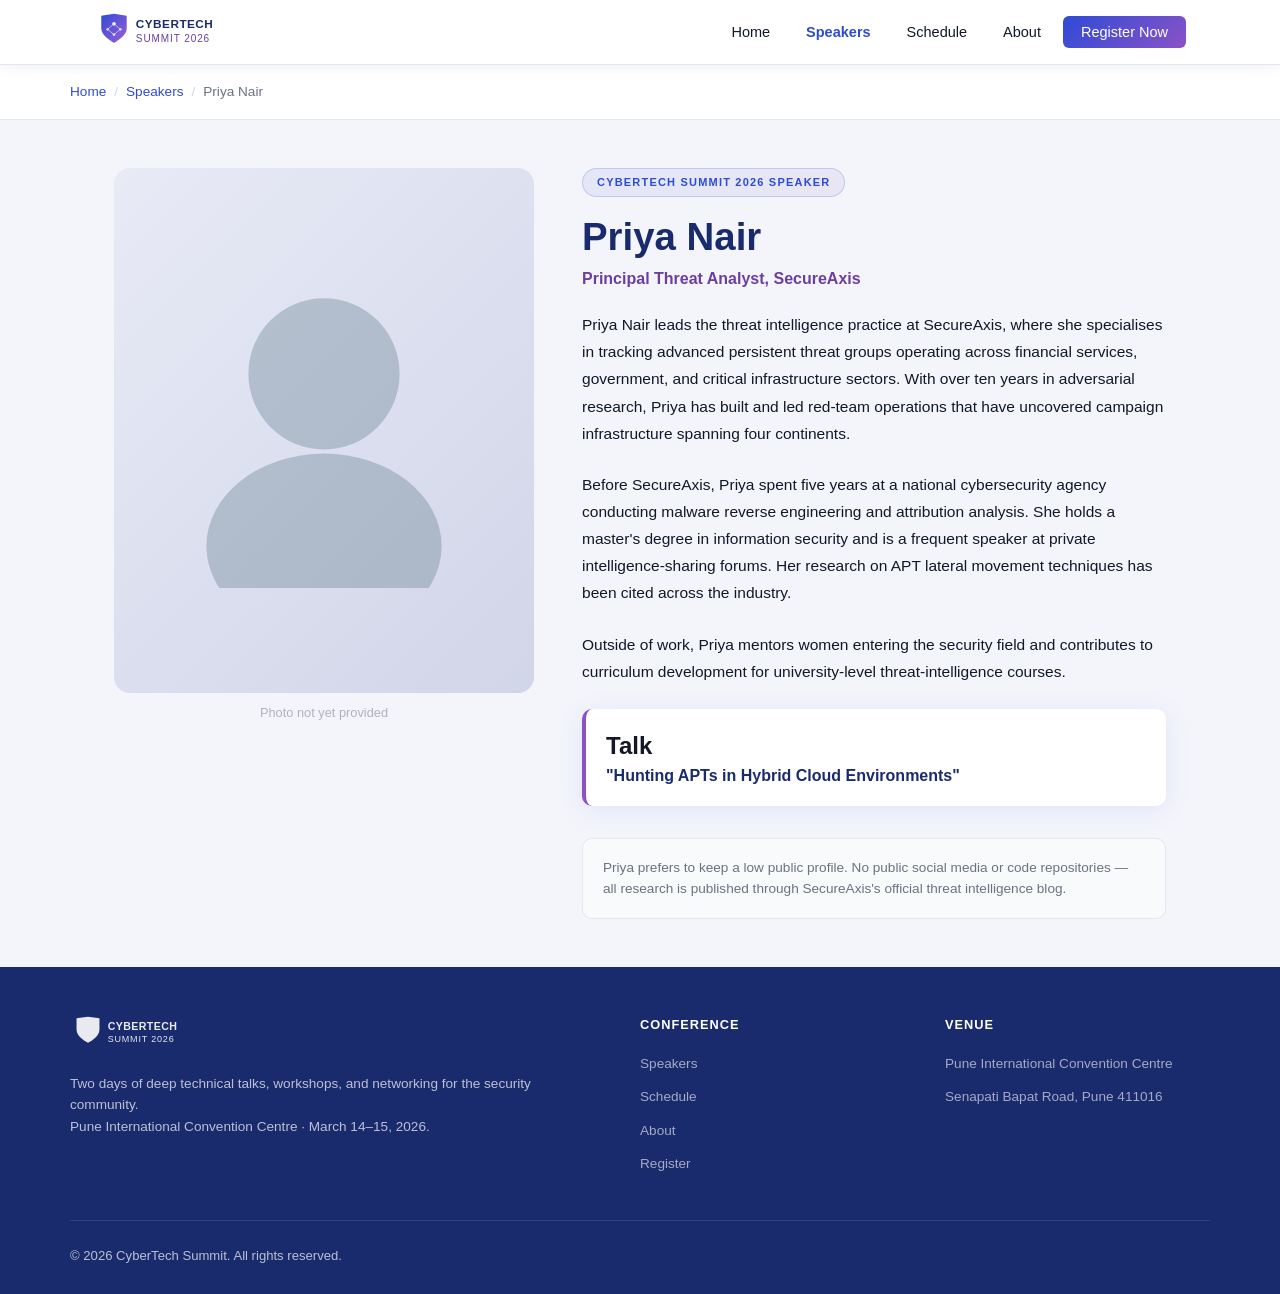
<file: speakers/priya-nair.html>
<!DOCTYPE html>
<html lang="en">
<head>
  <meta charset="UTF-8">
  <meta name="viewport" content="width=device-width, initial-scale=1.0">
  <title>Priya Nair — CyberTech Summit 2026 Speaker</title>
  <meta name="description" content="Priya Nair presents 'Hunting APTs in Hybrid Cloud Environments' at CyberTech Summit 2026. Principal Threat Analyst at SecureAxis.">
  <link rel="icon" href="../assets/img/favicon.svg" type="image/svg+xml">
  <link rel="stylesheet" href="../assets/css/conference.css">
</head>
<body>

  <a href="#main-content" class="skip-link">Skip to main content</a>

  <header class="site-header" role="banner">
    <div class="nav-inner">
      <a href="../index.html" class="nav-logo" aria-label="CyberTech Summit 2026 — Home">
        <img src="../assets/img/logo-cybertech-summit.svg" alt="CyberTech Summit 2026 logo" width="220" height="44">
      </a>
      <button class="nav-toggle" id="nav-toggle" aria-controls="nav-links" aria-expanded="false" aria-label="Open navigation">
        <svg width="22" height="22" viewBox="0 0 22 22" fill="none" aria-hidden="true">
          <rect x="2" y="5" width="18" height="2" rx="1" fill="currentColor"/>
          <rect x="2" y="10" width="18" height="2" rx="1" fill="currentColor"/>
          <rect x="2" y="15" width="18" height="2" rx="1" fill="currentColor"/>
        </svg>
      </button>
      <nav aria-label="Main navigation">
        <ul class="nav-links" id="nav-links" role="list">
          <li><a href="../index.html">Home</a></li>
          <li><a href="../speaker.html" class="active" aria-current="page">Speakers</a></li>
          <li><a href="../index.html#schedule">Schedule</a></li>
          <li><a href="../index.html#about">About</a></li>
          <li><a href="../index.html#register" class="nav-cta">Register Now</a></li>
        </ul>
      </nav>
    </div>
  </header>

  <nav class="breadcrumb" aria-label="Breadcrumb">
    <div class="breadcrumb-inner">
      <a href="../index.html">Home</a>
      <span class="breadcrumb-sep" aria-hidden="true">/</span>
      <a href="../speaker.html">Speakers</a>
      <span class="breadcrumb-sep" aria-hidden="true">/</span>
      <span aria-current="page">Priya Nair</span>
    </div>
  </nav>

  <main id="main-content">
    <div class="bio-section">

      <!-- Photo column -->
      <div class="bio-photo-wrap">
        <div style="width:100%;border-radius:16px;overflow:hidden;background:linear-gradient(135deg,#e8eaf6,#d1d5e8);aspect-ratio:4/5;display:flex;align-items:center;justify-content:center;">
          <svg viewBox="0 0 120 150" fill="none" style="width:60%;opacity:0.35;">
            <circle cx="60" cy="48" r="36" fill="#607d8b"/>
            <ellipse cx="60" cy="130" rx="56" ry="44" fill="#607d8b"/>
          </svg>
        </div>
        <p class="photo-zoom-hint" style="opacity:0.5;">Photo not yet provided</p>
      </div>

      <!-- Bio column -->
      <div class="bio-content">
        <span class="bio-talk-badge">CyberTech Summit 2026 Speaker</span>

        <h1 class="bio-name">Priya Nair</h1>
        <p class="bio-role">Principal Threat Analyst, SecureAxis</p>

        <p class="bio-text">
          Priya Nair leads the threat intelligence practice at SecureAxis, where she specialises in tracking
          advanced persistent threat groups operating across financial services, government, and critical
          infrastructure sectors. With over ten years in adversarial research, Priya has built and led red-team
          operations that have uncovered campaign infrastructure spanning four continents.
        </p>

        <p class="bio-text">
          Before SecureAxis, Priya spent five years at a national cybersecurity agency conducting malware
          reverse engineering and attribution analysis. She holds a master's degree in information security
          and is a frequent speaker at private intelligence-sharing forums. Her research on APT lateral
          movement techniques has been cited across the industry.
        </p>

        <p class="bio-text">
          Outside of work, Priya mentors women entering the security field and contributes to curriculum
          development for university-level threat-intelligence courses.
        </p>

        <div class="bio-talk-title" role="region" aria-label="Talk details">
          <h2>Talk</h2>
          <p>"Hunting APTs in Hybrid Cloud Environments"</p>
        </div>

        <div style="margin-top:20px;background:#f9fafb;border:1px solid #e5e7ef;border-radius:10px;padding:18px 20px;">
          <p style="font-size:0.85rem;color:#6b7280;line-height:1.6;">
            Priya prefers to keep a low public profile. No public social media or code repositories — all research
            is published through SecureAxis's official threat intelligence blog.
          </p>
        </div>

      </div>
    </div>
  </main>

  <footer class="site-footer" role="contentinfo">
    <div class="footer-inner">
      <div class="footer-top">
        <div class="footer-brand">
          <img src="../assets/img/logo-cybertech-summit.svg" alt="CyberTech Summit 2026" width="180" height="36">
          <p>Two days of deep technical talks, workshops, and networking for the security community.<br>
          Pune International Convention Centre · March 14–15, 2026.</p>
        </div>
        <div class="footer-col">
          <h4>Conference</h4>
          <ul>
            <li><a href="../speaker.html">Speakers</a></li>
            <li><a href="../index.html#schedule">Schedule</a></li>
            <li><a href="../index.html#about">About</a></li>
            <li><a href="../index.html#register">Register</a></li>
          </ul>
        </div>
        <div class="footer-col">
          <h4>Venue</h4>
          <ul>
            <li><a href="../index.html">Pune International Convention Centre</a></li>
            <li><a href="../index.html">Senapati Bapat Road, Pune 411016</a></li>
          </ul>
        </div>
      </div>
      <div class="footer-bottom">
        <p class="footer-copyright">&copy; 2026 CyberTech Summit. All rights reserved.</p>
      </div>
    </div>
  </footer>

  <script src="../assets/js/main.js"></script>
</body>
</html>
</file>
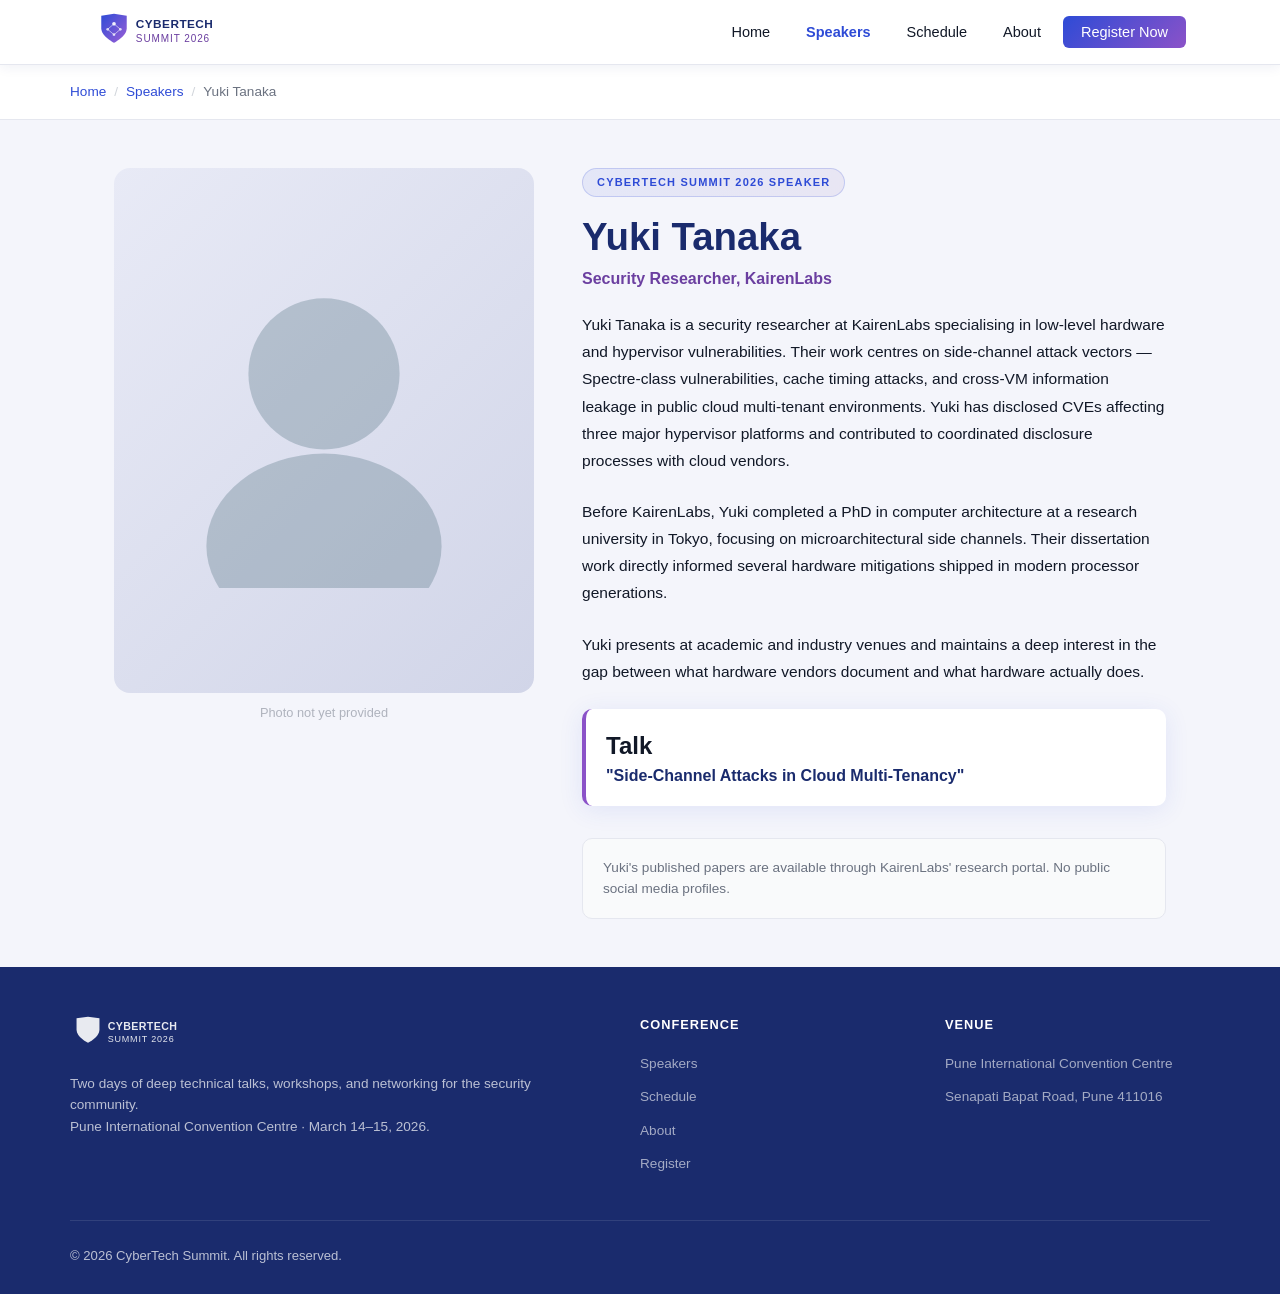
<file: speakers/yuki-tanaka.html>
<!DOCTYPE html>
<html lang="en">
<head>
  <meta charset="UTF-8">
  <meta name="viewport" content="width=device-width, initial-scale=1.0">
  <title>Yuki Tanaka — CyberTech Summit 2026 Speaker</title>
  <meta name="description" content="Yuki Tanaka presents 'Side-Channel Attacks in Cloud Multi-Tenancy' at CyberTech Summit 2026. Security Researcher at KairenLabs.">
  <link rel="icon" href="../assets/img/favicon.svg" type="image/svg+xml">
  <link rel="stylesheet" href="../assets/css/conference.css">
</head>
<body>

  <a href="#main-content" class="skip-link">Skip to main content</a>

  <header class="site-header" role="banner">
    <div class="nav-inner">
      <a href="../index.html" class="nav-logo" aria-label="CyberTech Summit 2026 — Home">
        <img src="../assets/img/logo-cybertech-summit.svg" alt="CyberTech Summit 2026 logo" width="220" height="44">
      </a>
      <button class="nav-toggle" id="nav-toggle" aria-controls="nav-links" aria-expanded="false" aria-label="Open navigation">
        <svg width="22" height="22" viewBox="0 0 22 22" fill="none" aria-hidden="true">
          <rect x="2" y="5" width="18" height="2" rx="1" fill="currentColor"/>
          <rect x="2" y="10" width="18" height="2" rx="1" fill="currentColor"/>
          <rect x="2" y="15" width="18" height="2" rx="1" fill="currentColor"/>
        </svg>
      </button>
      <nav aria-label="Main navigation">
        <ul class="nav-links" id="nav-links" role="list">
          <li><a href="../index.html">Home</a></li>
          <li><a href="../speaker.html" class="active" aria-current="page">Speakers</a></li>
          <li><a href="../index.html#schedule">Schedule</a></li>
          <li><a href="../index.html#about">About</a></li>
          <li><a href="../index.html#register" class="nav-cta">Register Now</a></li>
        </ul>
      </nav>
    </div>
  </header>

  <nav class="breadcrumb" aria-label="Breadcrumb">
    <div class="breadcrumb-inner">
      <a href="../index.html">Home</a>
      <span class="breadcrumb-sep" aria-hidden="true">/</span>
      <a href="../speaker.html">Speakers</a>
      <span class="breadcrumb-sep" aria-hidden="true">/</span>
      <span aria-current="page">Yuki Tanaka</span>
    </div>
  </nav>

  <main id="main-content">
    <div class="bio-section">

      <!-- Photo column -->
      <div class="bio-photo-wrap">
        <div style="width:100%;border-radius:16px;overflow:hidden;background:linear-gradient(135deg,#e8eaf6,#d1d5e8);aspect-ratio:4/5;display:flex;align-items:center;justify-content:center;">
          <svg viewBox="0 0 120 150" fill="none" style="width:60%;opacity:0.35;">
            <circle cx="60" cy="48" r="36" fill="#607d8b"/>
            <ellipse cx="60" cy="130" rx="56" ry="44" fill="#607d8b"/>
          </svg>
        </div>
        <p class="photo-zoom-hint" style="opacity:0.5;">Photo not yet provided</p>
      </div>

      <!-- Bio column -->
      <div class="bio-content">
        <span class="bio-talk-badge">CyberTech Summit 2026 Speaker</span>

        <h1 class="bio-name">Yuki Tanaka</h1>
        <p class="bio-role">Security Researcher, KairenLabs</p>

        <p class="bio-text">
          Yuki Tanaka is a security researcher at KairenLabs specialising in low-level hardware and
          hypervisor vulnerabilities. Their work centres on side-channel attack vectors — Spectre-class
          vulnerabilities, cache timing attacks, and cross-VM information leakage in public cloud
          multi-tenant environments. Yuki has disclosed CVEs affecting three major hypervisor platforms
          and contributed to coordinated disclosure processes with cloud vendors.
        </p>

        <p class="bio-text">
          Before KairenLabs, Yuki completed a PhD in computer architecture at a research university in
          Tokyo, focusing on microarchitectural side channels. Their dissertation work directly informed
          several hardware mitigations shipped in modern processor generations.
        </p>

        <p class="bio-text">
          Yuki presents at academic and industry venues and maintains a deep interest in the gap between
          what hardware vendors document and what hardware actually does.
        </p>

        <div class="bio-talk-title" role="region" aria-label="Talk details">
          <h2>Talk</h2>
          <p>"Side-Channel Attacks in Cloud Multi-Tenancy"</p>
        </div>

        <div style="margin-top:20px;background:#f9fafb;border:1px solid #e5e7ef;border-radius:10px;padding:18px 20px;">
          <p style="font-size:0.85rem;color:#6b7280;line-height:1.6;">
            Yuki's published papers are available through KairenLabs' research portal. No public social media profiles.
          </p>
        </div>

      </div>
    </div>
  </main>

  <footer class="site-footer" role="contentinfo">
    <div class="footer-inner">
      <div class="footer-top">
        <div class="footer-brand">
          <img src="../assets/img/logo-cybertech-summit.svg" alt="CyberTech Summit 2026" width="180" height="36">
          <p>Two days of deep technical talks, workshops, and networking for the security community.<br>
          Pune International Convention Centre · March 14–15, 2026.</p>
        </div>
        <div class="footer-col">
          <h4>Conference</h4>
          <ul>
            <li><a href="../speaker.html">Speakers</a></li>
            <li><a href="../index.html#schedule">Schedule</a></li>
            <li><a href="../index.html#about">About</a></li>
            <li><a href="../index.html#register">Register</a></li>
          </ul>
        </div>
        <div class="footer-col">
          <h4>Venue</h4>
          <ul>
            <li><a href="../index.html">Pune International Convention Centre</a></li>
            <li><a href="../index.html">Senapati Bapat Road, Pune 411016</a></li>
          </ul>
        </div>
      </div>
      <div class="footer-bottom">
        <p class="footer-copyright">&copy; 2026 CyberTech Summit. All rights reserved.</p>
      </div>
    </div>
  </footer>

  <script src="../assets/js/main.js"></script>
</body>
</html>
</file>
<file: assets/css/conference.css>
/* ============================================================
   conference.css — CyberTech Summit 2026 theme
   Used by: index.html, flyer.html, speaker.html, company/nimbusgrid.html
   Palette: blue #1a2b6d / #2e4bd6 → purple #6b3fa0 / #9c5fd6
   ============================================================ */

*, *::before, *::after {
  box-sizing: border-box;
  margin: 0;
  padding: 0;
}

:root {
  --blue-dark:    #1a2b6d;
  --blue-mid:     #2e4bd6;
  --blue-light:   #4f6ae8;
  --purple-dark:  #6b3fa0;
  --purple-mid:   #8b52c8;
  --purple-light: #9c5fd6;
  --white:        #ffffff;
  --off-white:    #f4f5fb;
  --text-primary: #111827;
  --text-muted:   #6b7280;
  --card-shadow:  0 4px 24px rgba(46, 75, 214, 0.10);
  --radius:       10px;
  --font-stack:   'Inter', 'Segoe UI', Helvetica, Arial, sans-serif;
}

html { scroll-behavior: smooth; }

body {
  font-family: var(--font-stack);
  color: var(--text-primary);
  background: var(--off-white);
  line-height: 1.6;
  min-height: 100vh;
}

/* ---- SKIP LINK ---- */
.skip-link {
  position: absolute;
  left: -9999px;
  top: 0;
  background: var(--blue-mid);
  color: #fff;
  padding: 8px 16px;
  font-size: 14px;
  z-index: 9999;
  border-radius: 0 0 6px 0;
}
.skip-link:focus { left: 0; }

/* ---- HEADER / NAV ---- */
.site-header {
  background: var(--white);
  border-bottom: 1px solid #e5e7ef;
  position: sticky;
  top: 0;
  z-index: 100;
  box-shadow: 0 2px 12px rgba(26, 43, 109, 0.07);
}

.nav-inner {
  max-width: 1140px;
  margin: 0 auto;
  padding: 0 24px;
  height: 64px;
  display: flex;
  align-items: center;
  justify-content: space-between;
  gap: 24px;
}

.nav-logo {
  display: flex;
  align-items: center;
  text-decoration: none;
  gap: 10px;
  flex-shrink: 0;
}

.nav-logo img {
  height: 40px;
  width: auto;
}

.nav-links {
  display: flex;
  gap: 8px;
  list-style: none;
  flex-wrap: wrap;
}

.nav-links a {
  text-decoration: none;
  font-size: 14.5px;
  font-weight: 500;
  color: var(--text-primary);
  padding: 6px 14px;
  border-radius: 6px;
  transition: background 0.18s, color 0.18s;
}

.nav-links a:hover,
.nav-links a:focus-visible {
  background: var(--off-white);
  color: var(--blue-mid);
  outline: none;
}

.nav-links a.active {
  color: var(--blue-mid);
  font-weight: 600;
}

.nav-cta {
  background: linear-gradient(135deg, var(--blue-mid), var(--purple-mid));
  color: #fff !important;
  border-radius: 6px;
  padding: 8px 18px !important;
}
.nav-cta:hover { opacity: 0.9; }

/* Nav toggle button (mobile) */
.nav-toggle {
  display: none;
  background: none;
  border: none;
  cursor: pointer;
  padding: 6px;
  color: var(--text-primary);
}

/* ---- HERO ---- */
.hero {
  background: linear-gradient(135deg, var(--blue-dark) 0%, var(--blue-mid) 45%, var(--purple-dark) 100%);
  color: #fff;
  padding: 100px 24px 90px;
  text-align: center;
  position: relative;
  overflow: hidden;
}

.hero::before {
  content: '';
  position: absolute;
  inset: 0;
  background-image:
    radial-gradient(circle at 20% 50%, rgba(156, 95, 214, 0.25) 0%, transparent 50%),
    radial-gradient(circle at 80% 20%, rgba(46, 75, 214, 0.3) 0%, transparent 40%);
  pointer-events: none;
}

/* Circuit-board decorative pattern */
.hero::after {
  content: '';
  position: absolute;
  inset: 0;
  background-image:
    linear-gradient(rgba(255,255,255,0.04) 1px, transparent 1px),
    linear-gradient(90deg, rgba(255,255,255,0.04) 1px, transparent 1px);
  background-size: 40px 40px;
  pointer-events: none;
}

.hero-inner {
  max-width: 820px;
  margin: 0 auto;
  position: relative;
  z-index: 1;
}

.hero-badge {
  display: inline-block;
  background: rgba(255,255,255,0.12);
  border: 1px solid rgba(255,255,255,0.2);
  color: #c5cde8;
  font-size: 12px;
  font-weight: 600;
  letter-spacing: 1.5px;
  text-transform: uppercase;
  padding: 5px 16px;
  border-radius: 20px;
  margin-bottom: 24px;
}

.hero h1 {
  font-size: clamp(2rem, 5vw, 3.5rem);
  font-weight: 800;
  line-height: 1.15;
  letter-spacing: -0.5px;
  margin-bottom: 20px;
}

.hero h1 span {
  background: linear-gradient(90deg, #a78bfa, #60a5fa);
  -webkit-background-clip: text;
  -webkit-text-fill-color: transparent;
  background-clip: text;
}

.hero-sub {
  font-size: 1.15rem;
  color: rgba(255,255,255,0.8);
  margin-bottom: 14px;
}

.hero-meta {
  font-size: 0.95rem;
  color: rgba(255,255,255,0.6);
  margin-bottom: 36px;
}

.hero-actions {
  display: flex;
  gap: 14px;
  justify-content: center;
  flex-wrap: wrap;
}

.btn-primary {
  display: inline-block;
  background: #fff;
  color: var(--blue-dark);
  font-weight: 700;
  font-size: 15px;
  padding: 12px 28px;
  border-radius: var(--radius);
  text-decoration: none;
  border: none;
  cursor: pointer;
  transition: transform 0.15s, box-shadow 0.15s;
  box-shadow: 0 4px 18px rgba(0,0,0,0.15);
}
.btn-primary:hover { transform: translateY(-2px); box-shadow: 0 8px 28px rgba(0,0,0,0.2); }

.btn-secondary {
  display: inline-block;
  border: 2px solid rgba(255,255,255,0.5);
  color: #fff;
  font-weight: 600;
  font-size: 15px;
  padding: 11px 28px;
  border-radius: var(--radius);
  text-decoration: none;
  transition: border-color 0.15s, background 0.15s;
}
.btn-secondary:hover { border-color: #fff; background: rgba(255,255,255,0.08); }

/* ---- STATS BAR ---- */
.stats-bar {
  background: var(--white);
  border-bottom: 1px solid #e5e7ef;
  padding: 20px 24px;
}

.stats-inner {
  max-width: 1140px;
  margin: 0 auto;
  display: flex;
  gap: 0;
  justify-content: space-around;
  flex-wrap: wrap;
}

.stat-item {
  text-align: center;
  padding: 8px 24px;
}

.stat-number {
  font-size: 1.8rem;
  font-weight: 800;
  background: linear-gradient(135deg, var(--blue-mid), var(--purple-mid));
  -webkit-background-clip: text;
  -webkit-text-fill-color: transparent;
  background-clip: text;
  display: block;
}

.stat-label {
  font-size: 0.82rem;
  color: var(--text-muted);
  text-transform: uppercase;
  letter-spacing: 0.8px;
  font-weight: 600;
}

/* ---- SECTION COMMON ---- */
section { padding: 70px 24px; }

.section-inner {
  max-width: 1140px;
  margin: 0 auto;
}

.section-label {
  font-size: 12px;
  font-weight: 700;
  letter-spacing: 2px;
  text-transform: uppercase;
  color: var(--blue-mid);
  margin-bottom: 10px;
}

.section-title {
  font-size: clamp(1.6rem, 3vw, 2.4rem);
  font-weight: 800;
  color: var(--blue-dark);
  margin-bottom: 14px;
  line-height: 1.2;
}

.section-desc {
  font-size: 1rem;
  color: var(--text-muted);
  max-width: 560px;
  margin-bottom: 48px;
}

/* ---- SPEAKERS SECTION ---- */
.speakers-section { background: var(--off-white); }

.speaker-cards {
  display: grid;
  grid-template-columns: repeat(auto-fill, minmax(240px, 1fr));
  gap: 24px;
}

.speaker-card {
  background: var(--white);
  border-radius: 12px;
  box-shadow: var(--card-shadow);
  overflow: hidden;
  transition: transform 0.2s, box-shadow 0.2s;
  border: 1px solid #e8eaf3;
}

.speaker-card:hover {
  transform: translateY(-4px);
  box-shadow: 0 12px 36px rgba(46, 75, 214, 0.14);
}

.speaker-card a {
  text-decoration: none;
  color: inherit;
  display: block;
}

.speaker-card-img {
  width: 100%;
  height: 200px;
  object-fit: cover;
  background: linear-gradient(135deg, #e8eaf6, #d1d5e8);
  display: block;
}

/* Placeholder avatar for non-Alex cards */
.speaker-avatar-placeholder {
  width: 100%;
  height: 200px;
  display: flex;
  align-items: center;
  justify-content: center;
  background: linear-gradient(135deg, #e8eaf6, #d1d5e8);
  position: relative;
  overflow: hidden;
}

.speaker-avatar-placeholder svg {
  width: 90px;
  height: 90px;
  opacity: 0.55;
}

.speaker-card-body {
  padding: 20px;
}

.speaker-name {
  font-size: 1.05rem;
  font-weight: 700;
  color: var(--blue-dark);
  margin-bottom: 4px;
}

.speaker-title {
  font-size: 0.85rem;
  color: var(--purple-dark);
  font-weight: 500;
  margin-bottom: 10px;
}

.speaker-bio-snippet {
  font-size: 0.83rem;
  color: var(--text-muted);
  line-height: 1.5;
  margin-bottom: 14px;
}

.speaker-tag {
  display: inline-block;
  font-size: 11px;
  font-weight: 600;
  padding: 3px 10px;
  border-radius: 20px;
  background: linear-gradient(135deg, rgba(46,75,214,0.08), rgba(107,63,160,0.08));
  color: var(--blue-mid);
  border: 1px solid rgba(46,75,214,0.15);
  margin-right: 4px;
  margin-bottom: 4px;
}

.speaker-card-featured {
  border: 2px solid var(--blue-mid);
  position: relative;
}

.speaker-card-featured::before {
  content: 'Featured';
  position: absolute;
  top: 12px;
  right: 12px;
  background: linear-gradient(135deg, var(--blue-mid), var(--purple-mid));
  color: #fff;
  font-size: 11px;
  font-weight: 700;
  padding: 3px 10px;
  border-radius: 20px;
  letter-spacing: 0.5px;
  z-index: 2;
}

/* ---- AGENDA SECTION ---- */
.agenda-section { background: var(--white); }

.agenda-grid {
  display: grid;
  grid-template-columns: repeat(auto-fill, minmax(280px, 1fr));
  gap: 20px;
}

.agenda-item {
  background: var(--off-white);
  border-radius: var(--radius);
  padding: 22px;
  border-left: 4px solid var(--blue-mid);
  transition: border-color 0.2s;
}

.agenda-item:hover { border-left-color: var(--purple-mid); }

.agenda-time {
  font-size: 0.78rem;
  font-weight: 700;
  color: var(--purple-dark);
  text-transform: uppercase;
  letter-spacing: 1px;
  margin-bottom: 6px;
}

.agenda-title {
  font-size: 0.95rem;
  font-weight: 700;
  color: var(--blue-dark);
  margin-bottom: 4px;
}

.agenda-speaker {
  font-size: 0.82rem;
  color: var(--text-muted);
}

/* ---- ABOUT / CTA SECTION ---- */
.cta-section {
  background: linear-gradient(135deg, var(--blue-dark), var(--purple-dark));
  color: #fff;
  text-align: center;
  padding: 80px 24px;
}

.cta-section .section-title { color: #fff; }
.cta-section .section-desc { color: rgba(255,255,255,0.75); max-width: 540px; margin: 0 auto 36px; }

/* ---- BREADCRUMB ---- */
.breadcrumb {
  padding: 16px 24px;
  background: var(--white);
  border-bottom: 1px solid #e5e7ef;
}

.breadcrumb-inner {
  max-width: 1140px;
  margin: 0 auto;
  display: flex;
  gap: 8px;
  align-items: center;
  font-size: 0.85rem;
  color: var(--text-muted);
  flex-wrap: wrap;
}

.breadcrumb a {
  color: var(--blue-mid);
  text-decoration: none;
}

.breadcrumb a:hover { text-decoration: underline; }

.breadcrumb-sep { color: #d1d5db; }

/* ---- SPEAKER BIO PAGE (flyer / speaker) ---- */
.bio-section {
  max-width: 1100px;
  margin: 0 auto;
  padding: 48px 24px;
  display: grid;
  grid-template-columns: 420px 1fr;
  gap: 48px;
  align-items: start;
}

.bio-photo-wrap {
  position: relative;
}

.bio-photo {
  width: 100%;
  border-radius: 16px;
  box-shadow: 0 8px 40px rgba(46, 75, 214, 0.15);
  display: block;
  background: linear-gradient(135deg, #e8eaf6, #d1d5e8);
  cursor: pointer;
  transition: box-shadow 0.2s;
}

.bio-photo:hover {
  box-shadow: 0 12px 48px rgba(46, 75, 214, 0.22);
}

.photo-zoom-hint {
  display: flex;
  align-items: center;
  gap: 6px;
  margin-top: 10px;
  font-size: 0.8rem;
  color: var(--text-muted);
  justify-content: center;
}

.photo-zoom-hint svg { width: 14px; height: 14px; opacity: 0.6; }

.bio-content {}

.bio-talk-badge {
  display: inline-block;
  background: linear-gradient(135deg, rgba(46,75,214,0.08), rgba(107,63,160,0.08));
  color: var(--blue-mid);
  border: 1px solid rgba(46,75,214,0.2);
  font-size: 11px;
  font-weight: 700;
  letter-spacing: 1.2px;
  text-transform: uppercase;
  padding: 5px 14px;
  border-radius: 20px;
  margin-bottom: 18px;
}

.bio-name {
  font-size: clamp(1.6rem, 3vw, 2.4rem);
  font-weight: 800;
  color: var(--blue-dark);
  line-height: 1.15;
  margin-bottom: 6px;
}

.bio-role {
  font-size: 1rem;
  color: var(--purple-dark);
  font-weight: 600;
  margin-bottom: 20px;
}

.bio-text {
  font-size: 0.97rem;
  color: var(--text-primary);
  line-height: 1.75;
  margin-bottom: 24px;
}

.bio-talk-title {
  background: var(--white);
  border-radius: var(--radius);
  padding: 18px 20px;
  border-left: 4px solid var(--purple-mid);
  margin-bottom: 32px;
  box-shadow: var(--card-shadow);
}

.bio-talk-title h3 {
  font-size: 0.8rem;
  font-weight: 700;
  letter-spacing: 1px;
  text-transform: uppercase;
  color: var(--purple-dark);
  margin-bottom: 6px;
}

.bio-talk-title p {
  font-size: 1rem;
  font-weight: 700;
  color: var(--blue-dark);
  line-height: 1.4;
}

/* ---- MOCK SEARCH BOX ---- */
.search-prompt-block {
  background: var(--white);
  border: 1px solid #e5e7ef;
  border-radius: 12px;
  padding: 24px;
  box-shadow: var(--card-shadow);
}

.search-prompt-hint {
  font-size: 0.85rem;
  color: var(--text-muted);
  margin-bottom: 12px;
  font-style: italic;
  display: flex;
  align-items: center;
  gap: 6px;
}

.search-box-row {
  display: flex;
  gap: 0;
  border: 1.5px solid var(--blue-mid);
  border-radius: 8px;
  overflow: hidden;
}

.search-input-mock {
  flex: 1;
  background: #f4f5fb;
  border: none;
  padding: 11px 16px;
  font-size: 0.9rem;
  color: var(--text-primary);
  font-family: var(--font-stack);
  font-weight: 500;
  cursor: default;
  outline: none;
}

.search-btn {
  background: linear-gradient(135deg, var(--blue-mid), var(--purple-mid));
  color: #fff;
  border: none;
  padding: 11px 20px;
  font-size: 0.9rem;
  font-weight: 600;
  cursor: pointer;
  font-family: var(--font-stack);
  transition: opacity 0.15s;
}

.search-btn:hover { opacity: 0.88; }
.search-btn:focus-visible { outline: 2px solid var(--blue-mid); outline-offset: 2px; }

/* ---- LIGHTBOX ---- */
.lightbox-overlay {
  display: none;
  position: fixed;
  inset: 0;
  background: rgba(0,0,0,0.88);
  z-index: 1000;
  align-items: center;
  justify-content: center;
  padding: 24px;
}

.lightbox-overlay.active { display: flex; }

.lightbox-img {
  max-width: 90vw;
  max-height: 90vh;
  border-radius: 10px;
  box-shadow: 0 20px 80px rgba(0,0,0,0.6);
  object-fit: contain;
  width: 100%;
}

.lightbox-close {
  position: absolute;
  top: 20px;
  right: 24px;
  background: rgba(255,255,255,0.15);
  border: none;
  color: #fff;
  width: 40px;
  height: 40px;
  border-radius: 50%;
  font-size: 22px;
  cursor: pointer;
  display: flex;
  align-items: center;
  justify-content: center;
  transition: background 0.15s;
}
.lightbox-close:hover { background: rgba(255,255,255,0.25); }

/* ---- COMPANY PAGE ---- */
.company-hero {
  background: linear-gradient(135deg, var(--blue-dark), var(--purple-dark));
  color: #fff;
  padding: 70px 24px 60px;
}

.company-hero-inner {
  max-width: 900px;
  margin: 0 auto;
  display: flex;
  align-items: center;
  gap: 36px;
  flex-wrap: wrap;
}

.company-hero-logo {
  background: rgba(255,255,255,0.1);
  border-radius: 16px;
  padding: 20px 28px;
  backdrop-filter: blur(4px);
  border: 1px solid rgba(255,255,255,0.15);
}

.company-hero-logo img {
  height: 60px;
  width: auto;
  filter: brightness(0) invert(1);
}

.company-hero-text h1 {
  font-size: clamp(1.6rem, 3vw, 2.4rem);
  font-weight: 800;
  margin-bottom: 8px;
}

.company-hero-text p {
  color: rgba(255,255,255,0.75);
  font-size: 1rem;
}

.company-content {
  max-width: 900px;
  margin: 0 auto;
  padding: 48px 24px;
}

.company-about {
  background: var(--white);
  border-radius: 12px;
  padding: 32px;
  margin-bottom: 32px;
  box-shadow: var(--card-shadow);
}

.company-about h2 {
  font-size: 1.3rem;
  font-weight: 700;
  color: var(--blue-dark);
  margin-bottom: 16px;
}

.company-about p {
  color: var(--text-primary);
  line-height: 1.75;
  margin-bottom: 12px;
}

.team-grid {
  display: grid;
  grid-template-columns: repeat(auto-fill, minmax(220px, 1fr));
  gap: 20px;
  margin-top: 32px;
}

.team-card {
  background: var(--white);
  border-radius: 12px;
  padding: 24px 20px;
  box-shadow: var(--card-shadow);
  border: 1px solid #e8eaf3;
  text-align: center;
}

.team-card-avatar {
  width: 72px;
  height: 72px;
  border-radius: 50%;
  margin: 0 auto 14px;
  background: linear-gradient(135deg, #e8eaf6, #d1d5e8);
  display: flex;
  align-items: center;
  justify-content: center;
  overflow: hidden;
}

.team-card-avatar img {
  width: 100%;
  height: 100%;
  object-fit: cover;
}

.team-card-name {
  font-size: 0.95rem;
  font-weight: 700;
  color: var(--blue-dark);
  margin-bottom: 4px;
}

.team-card-role {
  font-size: 0.82rem;
  color: var(--text-muted);
}

/* ---- FOOTER ---- */
.site-footer {
  background: var(--blue-dark);
  color: rgba(255,255,255,0.7);
  padding: 48px 24px 28px;
}

.footer-inner {
  max-width: 1140px;
  margin: 0 auto;
}

.footer-top {
  display: grid;
  grid-template-columns: 2fr 1fr 1fr;
  gap: 40px;
  margin-bottom: 36px;
  flex-wrap: wrap;
}

.footer-brand img { height: 36px; margin-bottom: 14px; filter: brightness(0) invert(1); opacity: 0.9; }
.footer-brand p { font-size: 0.85rem; line-height: 1.6; }

.footer-col h4 {
  font-size: 0.8rem;
  font-weight: 700;
  color: #fff;
  text-transform: uppercase;
  letter-spacing: 1px;
  margin-bottom: 14px;
}

.footer-col ul { list-style: none; }
.footer-col ul li { margin-bottom: 8px; }
.footer-col ul li a {
  font-size: 0.85rem;
  color: rgba(255,255,255,0.6);
  text-decoration: none;
  transition: color 0.15s;
}
.footer-col ul li a:hover { color: #fff; }

.footer-bottom {
  border-top: 1px solid rgba(255,255,255,0.1);
  padding-top: 24px;
  display: flex;
  justify-content: space-between;
  align-items: center;
  gap: 16px;
  flex-wrap: wrap;
}

.footer-copyright { font-size: 0.82rem; }

.footer-socials {
  display: flex;
  gap: 12px;
}

.footer-social-icon {
  width: 36px;
  height: 36px;
  border-radius: 8px;
  background: rgba(255,255,255,0.08);
  display: flex;
  align-items: center;
  justify-content: center;
  transition: background 0.15s;
  border: 1px solid rgba(255,255,255,0.1);
}

.footer-social-icon:hover { background: rgba(255,255,255,0.15); }
.footer-social-icon svg { width: 18px; height: 18px; fill: rgba(255,255,255,0.7); }

/* ---- RESPONSIVE ---- */
@media (max-width: 900px) {
  .footer-top { grid-template-columns: 1fr 1fr; }
  .bio-section { grid-template-columns: 1fr; }
  .bio-photo-wrap { max-width: 420px; margin: 0 auto; }
}

@media (max-width: 640px) {
  .hero { padding: 64px 20px 60px; }
  .speaker-cards { grid-template-columns: 1fr 1fr; }
  .footer-top { grid-template-columns: 1fr; }
  .company-hero-inner { flex-direction: column; }
}

@media (max-width: 480px) {
  .nav-links { display: none; }
  .nav-links.open { display: flex; flex-direction: column; gap: 4px; }
  .nav-toggle { display: block; }
  .nav-inner { flex-wrap: wrap; height: auto; padding: 12px 16px; }
  .speaker-cards { grid-template-columns: 1fr; }
  .stats-inner { flex-direction: column; gap: 8px; }
  .hero h1 { font-size: 1.8rem; }
}
</file>
